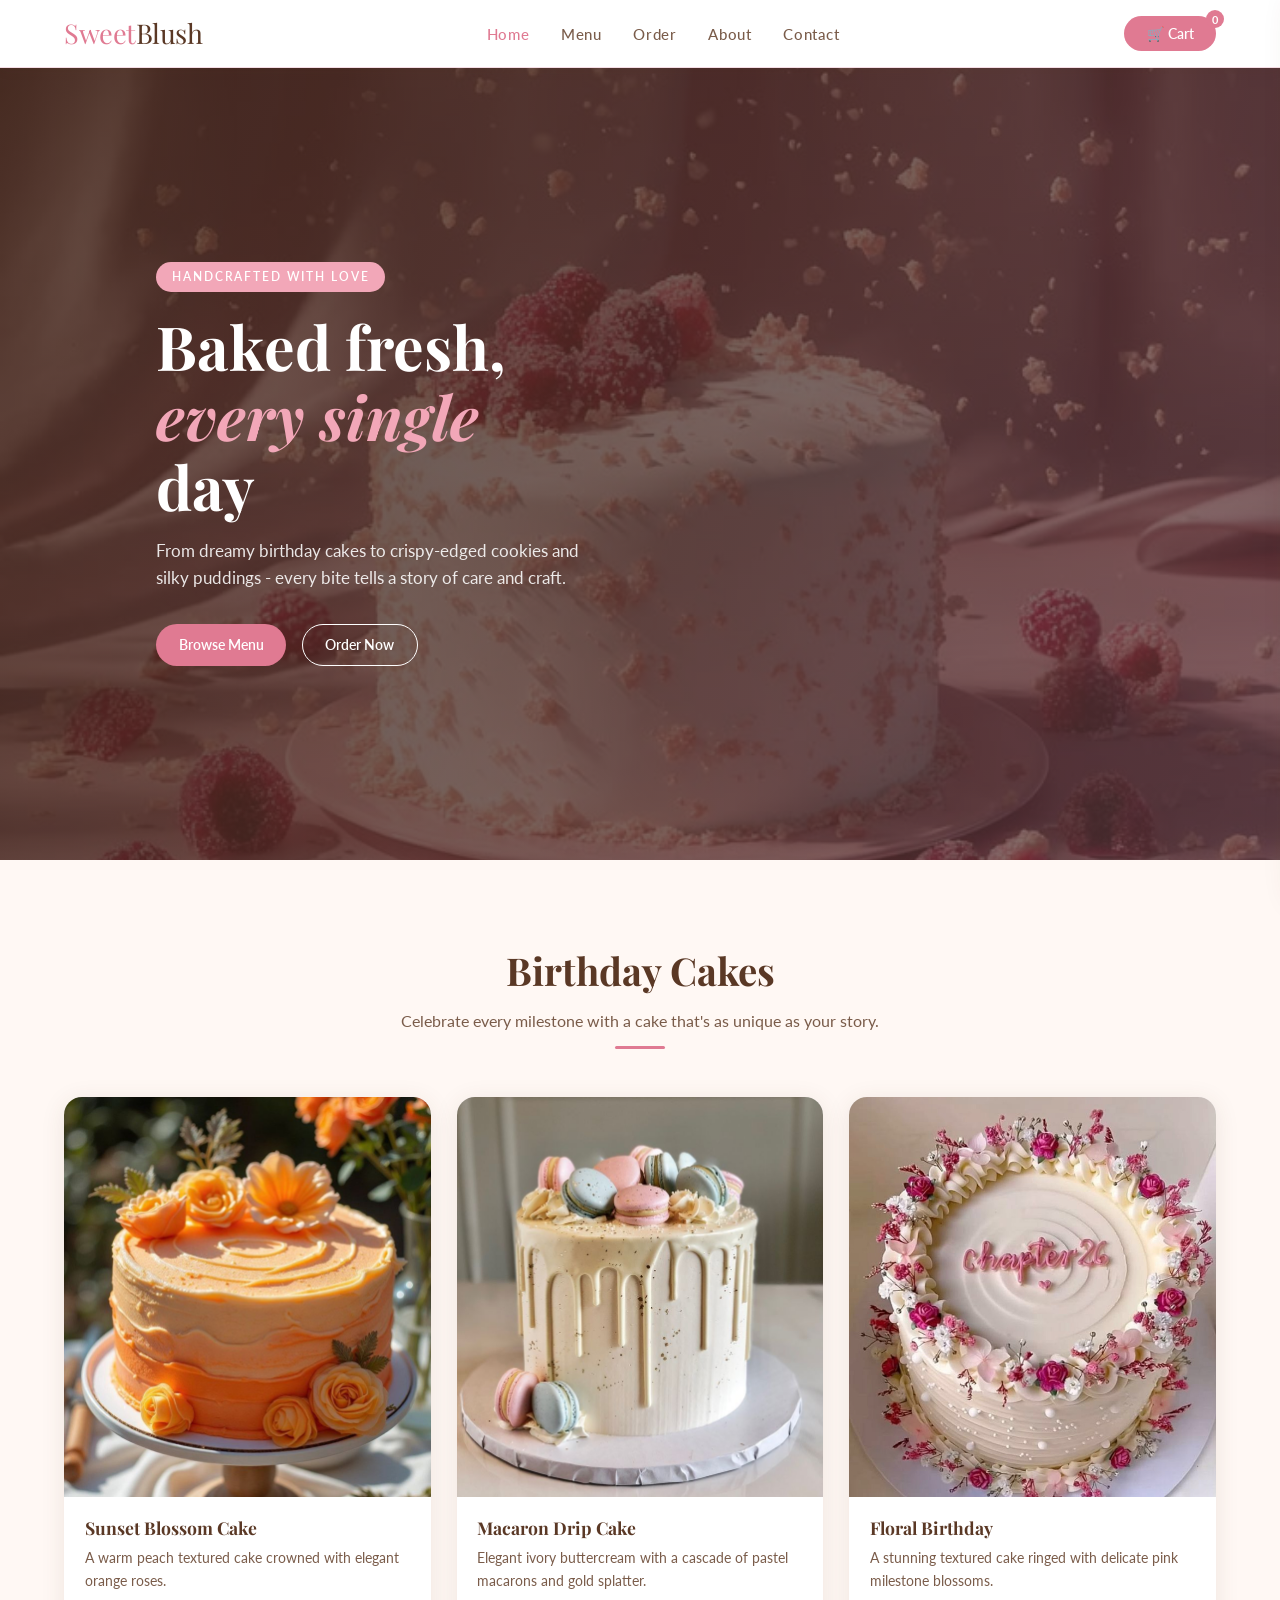
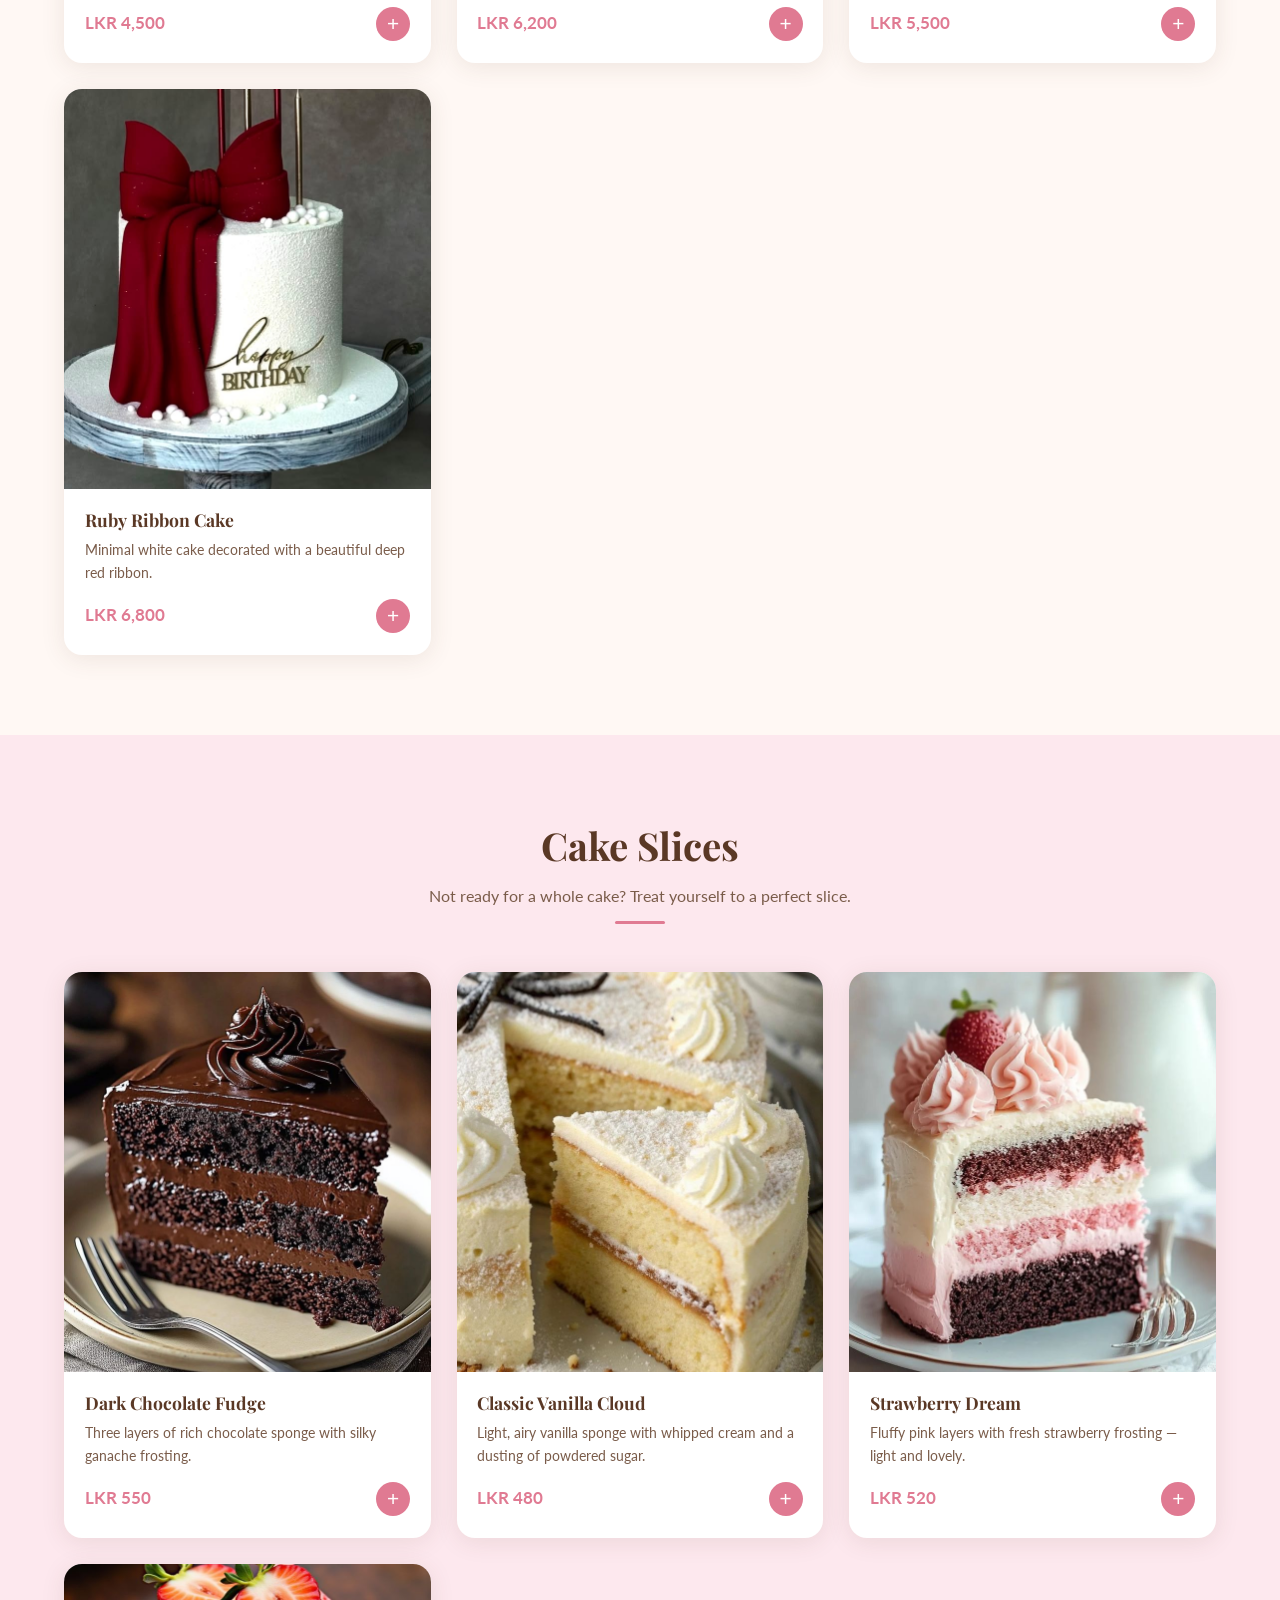
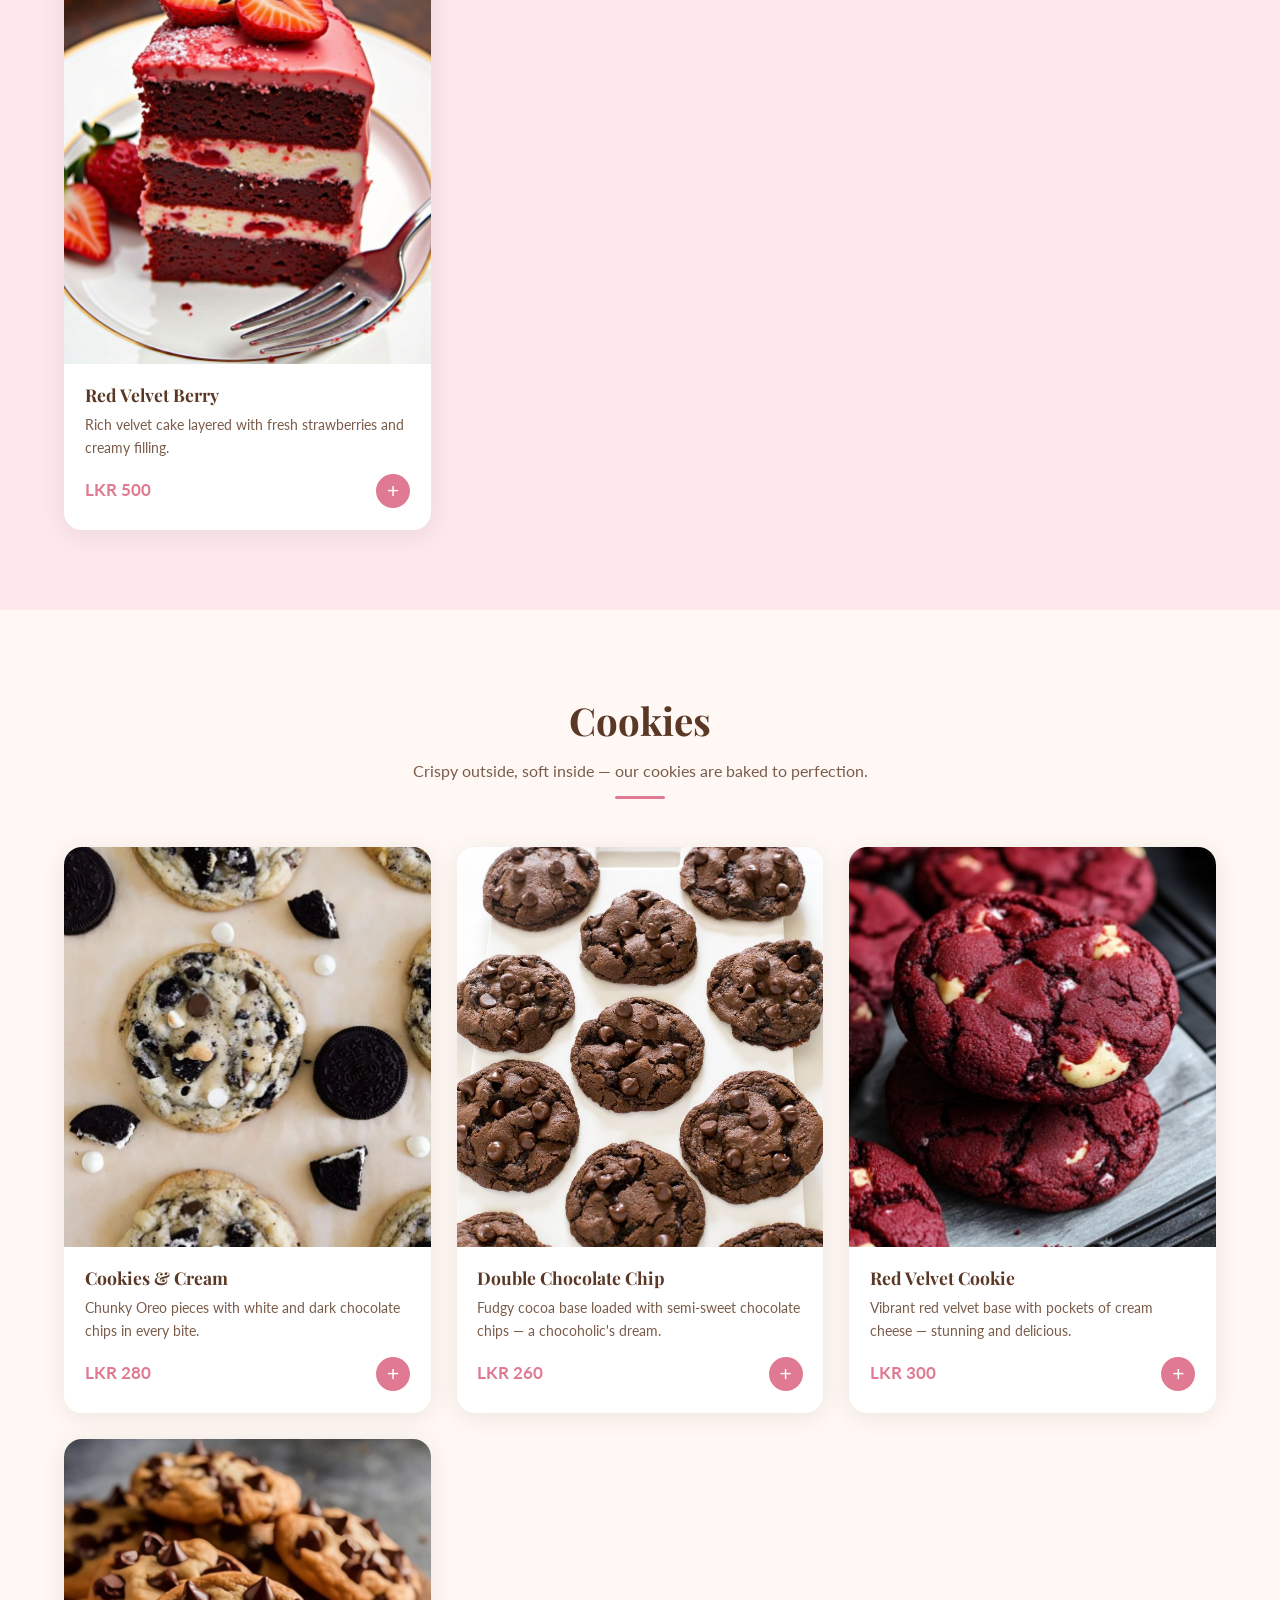
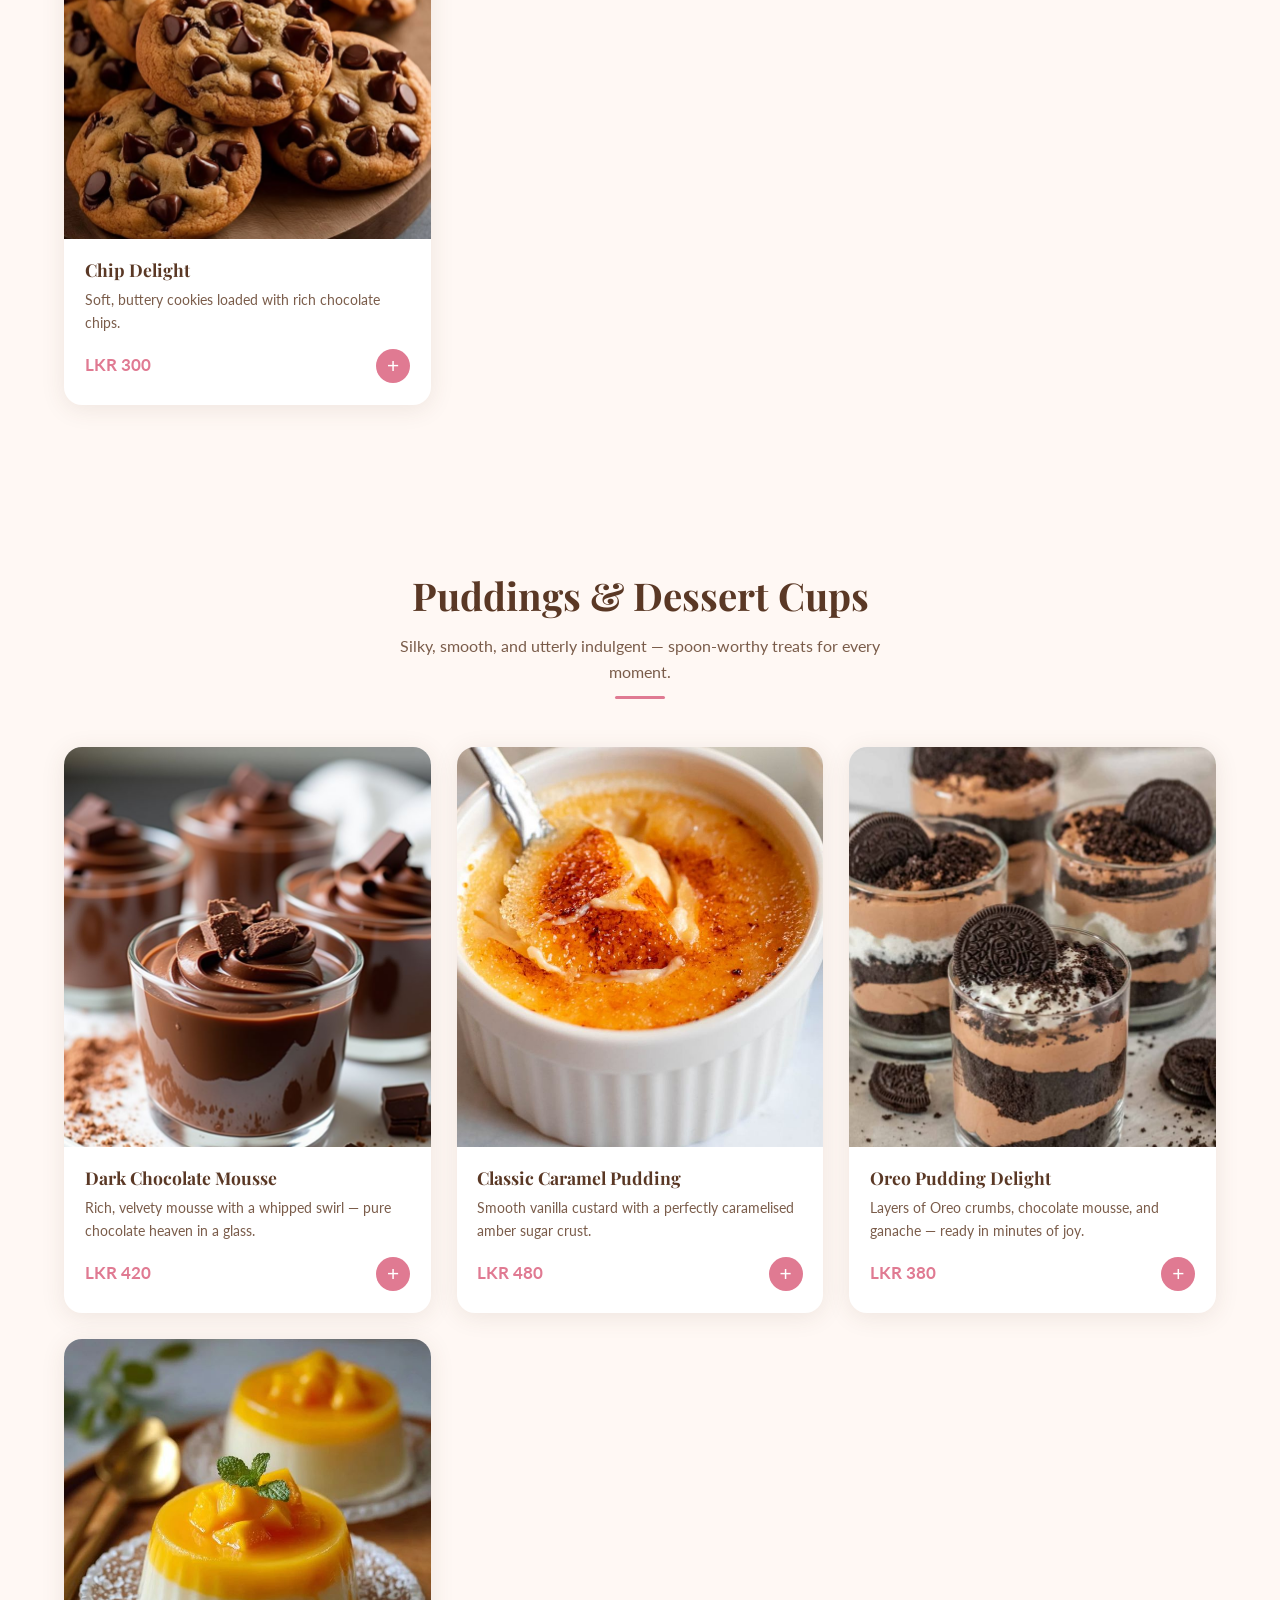
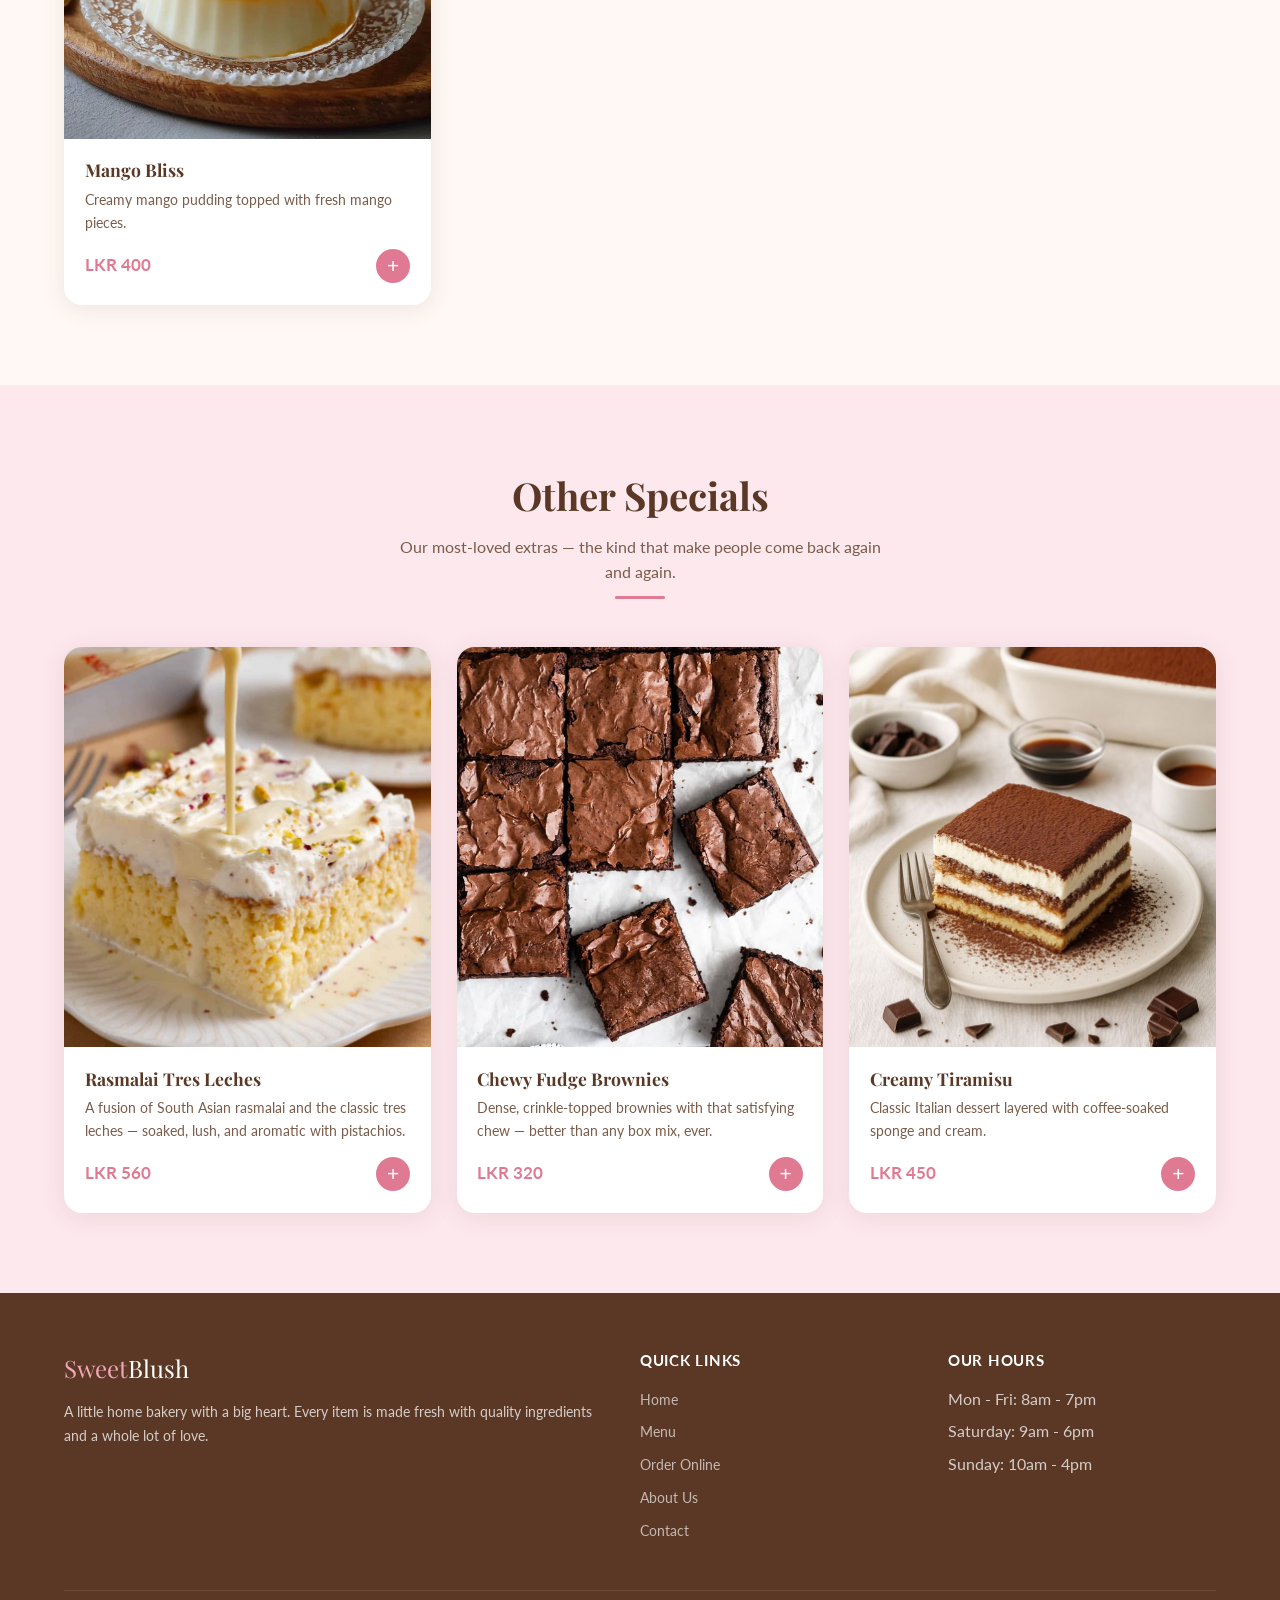
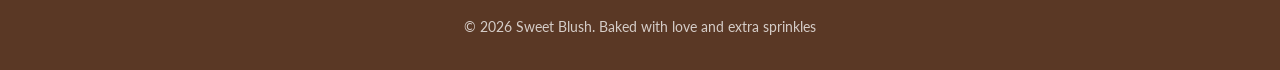
<file: index.html>
<!DOCTYPE html>
<html lang="en">
<head>
  <meta charset="UTF-8">
  <meta name="viewport" content="width=device-width, initial-scale=1.0">
  <title>Sweet Blush- Handcrafted Sweets</title>
  <link rel="preconnect" href="https://fonts.googleapis.com">
  <link href="https://fonts.googleapis.com/css2?family=Playfair+Display:ital,wght@0,400;0,700;1,400&family=Lato:wght@300;400;600;700&display=swap" rel="stylesheet">
  <link rel="stylesheet" href="css/style.css">
</head>
<body>

<!-- NAVBAR -->
<nav>
  <a href="index.html" class="nav-brand">Sweet<span>Blush</span></a>
  <ul class="nav-links" id="navLinks">
    <li><a href="index.html" class="active">Home</a></li>
    <li><a href="pages/products.html">Menu</a></li>
    <li><a href="pages/order.html">Order</a></li>
    <li><a href="pages/about.html">About</a></li>
    <li><a href="pages/contact.html">Contact</a></li>
  </ul>
  <div class="nav-actions">
    <button class="btn btn-pink cart-btn" id="openCart">
      🛒 Cart <span class="cart-count" id="cartCount">0</span>
    </button>
  </div>
  <button class="hamburger" id="hamburger" aria-label="Menu">
    <span></span><span></span><span></span>
  </button>
</nav>

<!-- HERO -->
<section class="hero">
  <div class="hero-bg"></div>
  <div class="hero-overlay"></div>
  <div class="hero-content">
    <span class="hero-tag">Handcrafted with love</span>
    <h1>Baked fresh, <em>every single</em> day</h1>
    <p>From dreamy birthday cakes to crispy-edged cookies and silky puddings - every bite tells a story of care and craft.</p>
    <div class="hero-btns">
      <a href="pages/products.html" class="btn btn-pink">Browse Menu</a>
      <a href="pages/order.html" class="btn btn-outline" style="color:white; border-color:white;">Order Now</a>
    </div>
  </div>
</section>

<!-- BIRTHDAY CAKES -->
<section id="birthday-cakes">
  <div class="section-header">
    <h2>Birthday Cakes</h2>
    <p>Celebrate every milestone with a cake that's as unique as your story.</p>
    <div class="pink-line"></div>
  </div>
  <div class="cards-grid">
    <div class="card">
      <img class="card-img" src="images/cake4.jpg" alt="Fancy Birthday Cake">
      <div class="card-body">
        <h3>Sunset Blossom Cake</h3>
        <p>A warm peach textured cake crowned with elegant orange roses.</p>
        <div class="card-footer">
          <span class="price">LKR 4,500</span>
          <button class="add-btn" onclick="addToCart('Sunset Blossom Cake', 4500, 'images/cake4.jpg')">+</button>
        </div>
      </div>
    </div>
    <div class="card">
      <img class="card-img" src="images/cake2.jpg" alt="Vanilla Layer Cake">
      <div class="card-body">
        <h3>Macaron Drip Cake</h3>
        <p>Elegant ivory buttercream with a cascade of pastel macarons and gold splatter.</p>
        <div class="card-footer">
          <span class="price">LKR 6,200</span>
          <button class="add-btn" onclick="addToCart('Macaron Drip Cake', 6200, 'images/cake2.jpg')">+</button>
        </div>
      </div>
    </div>
    <div class="card">
      <img class="card-img" src="images/cake3.jpg" alt="Macaron Drip Cake">
      <div class="card-body">
        <h3>Floral Birthday</h3>
        <p>A stunning textured cake ringed with delicate pink milestone blossoms.</p>
        <div class="card-footer">
          <span class="price">LKR 5,500</span>
          <button class="add-btn" onclick="addToCart('Floral Birthday', 5500, 'images/cake3.jpg')">+</button>
        </div>
      </div>
    </div>
    <div class="card">
      <img class="card-img" src="images/cake5.jpeg" alt="Ruby Ribbon Cake">
      <div class="card-body">
        <h3>Ruby Ribbon Cake</h3>
        <p>Minimal white cake decorated with a beautiful deep red ribbon.</p>
        <div class="card-footer">
          <span class="price">LKR 6,800</span>
          <button class="add-btn" onclick="addToCart('Ruby Ribbon Cake', 6800, 'images/cake5.jpeg')">+</button>
        </div>
      </div>
    </div>
  </div>
</section>

<!-- CAKE PIECES -->
<section class="bg-pink-light" id="cake-pieces">
  <div class="section-header">
    <h2>Cake Slices</h2>
    <p>Not ready for a whole cake? Treat yourself to a perfect slice.</p>
    <div class="pink-line"></div>
  </div>
  <div class="cards-grid">
    <div class="card">
      <img class="card-img" src="images/choc_cake.jpg" alt="Chocolate Fudge Cake">
      <div class="card-body">
        <h3>Dark Chocolate Fudge</h3>
        <p>Three layers of rich chocolate sponge with silky ganache frosting.</p>
        <div class="card-footer">
          <span class="price">LKR 550</span>
          <button class="add-btn" onclick="addToCart('Dark Chocolate Fudge Slice', 550, 'images/choc_cake.jpg')">+</button>
        </div>
      </div>
    </div>
    <div class="card">
      <img class="card-img" src="images/cake_piece1.jpg" alt="Vanila Cake">
      <div class="card-body">
        <h3>Classic Vanilla Cloud</h3>
        <p>Light, airy vanilla sponge with whipped cream and a dusting of powdered sugar.</p>
        <div class="card-footer">
          <span class="price">LKR 480</span>
          <button class="add-btn" onclick="addToCart('Classic Vanilla Cloud', 480, 'images/cake_piece1.jpg')">+</button>
        </div>
      </div>
    </div>
    <div class="card">
      <img class="card-img" src="images/cake_piece2.jpg" alt="Strawberry Cake">
      <div class="card-body">
        <h3>Strawberry Dream</h3>
        <p>Fluffy pink layers with fresh strawberry frosting — light and lovely.</p>
        <div class="card-footer">
          <span class="price">LKR 520</span>
          <button class="add-btn" onclick="addToCart('Strawberry Dream Slice', 520, 'images/cake_piece2.jpg')">+</button>
        </div>
      </div>
    </div>
    <div class="card">
      <img class="card-img" src="images/cake_piece3.jpeg" alt="Red Velvet Cake">
      <div class="card-body">
        <h3>Red Velvet Berry</h3>
        <p>Rich velvet cake layered with fresh strawberries and creamy filling.</p>
        <div class="card-footer">
          <span class="price">LKR 500</span>
          <button class="add-btn" onclick="addToCart('Red Velvet Berry', 500, 'images/cake_piece3.jpeg')">+</button>
        </div>
      </div>
    </div>
  </div>
</section>

<!-- COOKIES -->
<section id="cookies">
  <div class="section-header">
    <h2>Cookies</h2>
    <p>Crispy outside, soft inside — our cookies are baked to perfection.</p>
    <div class="pink-line"></div>
  </div>
  <div class="cards-grid">
    <div class="card">
      <img class="card-img" src="images/cookie1.jpg" alt="Cookies and Cream">
      <div class="card-body">
        <h3>Cookies & Cream</h3>
        <p>Chunky Oreo pieces with white and dark chocolate chips in every bite.</p>
        <div class="card-footer">
          <span class="price">LKR 280</span>
          <button class="add-btn" onclick="addToCart('Cookies & Cream Cookie', 280, 'images/cookie1.jpg')">+</button>
        </div>
      </div>
    </div>
    <div class="card">
      <img class="card-img" src="images/cookie2.jpg" alt="Double Chocolate">
      <div class="card-body">
        <h3>Double Chocolate Chip</h3>
        <p>Fudgy cocoa base loaded with semi-sweet chocolate chips — a chocoholic's dream.</p>
        <div class="card-footer">
          <span class="price">LKR 260</span>
          <button class="add-btn" onclick="addToCart('Double Chocolate Chip Cookie', 260, 'images/cookie2.jpg')">+</button>
        </div>
      </div>
    </div>
    <div class="card">
      <img class="card-img" src="images/cookie3.jpg" alt="Red Velvet Cookie">
      <div class="card-body">
        <h3>Red Velvet Cookie</h3>
        <p>Vibrant red velvet base with pockets of cream cheese — stunning and delicious.</p>
        <div class="card-footer">
          <span class="price">LKR 300</span>
          <button class="add-btn" onclick="addToCart('Red Velvet Cookie', 300, 'images/cookie3.jpg')">+</button>
        </div>
      </div>
    </div>
    <div class="card">
      <img class="card-img" src="images/cookie4.jpeg" alt="Chocolate chip Cookie">
      <div class="card-body">
        <h3>Chip Delight</h3>
        <p>Soft, buttery cookies loaded with rich chocolate chips.</p>
        <div class="card-footer">
          <span class="price">LKR 300</span>
          <button class="add-btn" onclick="addToCart('Chip Delight', 240, 'images/cookie4.jpeg')">+</button>
        </div>
      </div>
    </div>
  </div>
</section>

<!-- PUDDINGS -->
<section id="puddings">
  <div class="section-header">
    <h2>Puddings & Dessert Cups</h2>
    <p>Silky, smooth, and utterly indulgent — spoon-worthy treats for every moment.</p>
    <div class="pink-line"></div>
  </div>
  <div class="cards-grid">
    <div class="card">
      <img class="card-img" src="images/pudding1.jpg" alt="Chocolate Mousse">
      <div class="card-body">
        <h3>Dark Chocolate Mousse</h3>
        <p>Rich, velvety mousse with a whipped swirl — pure chocolate heaven in a glass.</p>
        <div class="card-footer">
          <span class="price">LKR 420</span>
          <button class="add-btn" onclick="addToCart('Dark Chocolate Mousse', 420, 'images/pudding1.jpg')">+</button>
        </div>
      </div>
    </div>
    <div class="card">
      <img class="card-img" src="images/pudding2.jpg" alt="Caramel Pudding">
      <div class="card-body">
        <h3>Classic Caramel Pudding</h3>
        <p>Smooth vanilla custard with a perfectly caramelised amber sugar crust.</p>
        <div class="card-footer">
          <span class="price">LKR 480</span>
          <button class="add-btn" onclick="addToCart('Classic Caramel Pudding', 480, 'images/pudding2.jpg')">+</button>
        </div>
      </div>
    </div>
    <div class="card">
      <img class="card-img" src="images/pudding3.jpg" alt="Oreo Pudding">
      <div class="card-body">
        <h3>Oreo Pudding Delight</h3>
        <p>Layers of Oreo crumbs, chocolate mousse, and ganache — ready in minutes of joy.</p>
        <div class="card-footer">
          <span class="price">LKR 380</span>
          <button class="add-btn" onclick="addToCart('Oreo Pudding Delight', 380, 'images/pudding3.jpg')">+</button>
        </div>
      </div>
    </div>
     <div class="card">
      <img class="card-img" src="images/pudding4.jpeg" alt="Banana Pudding">
      <div class="card-body">
        <h3>Mango Bliss</h3>
        <p>Creamy mango pudding topped with fresh mango pieces.</p>
        <div class="card-footer">
          <span class="price">LKR 400</span>
          <button class="add-btn" onclick="addToCart('Mango Bliss', 400, 'images/pudding4.jpeg')">+</button>
        </div>
      </div>
    </div>
  </div>
</section>

<!-- OTHER SPECIALS -->
<section class="bg-pink-light" id="specials">
  <div class="section-header">
    <h2>Other Specials</h2>
    <p>Our most-loved extras — the kind that make people come back again and again.</p>
    <div class="pink-line"></div>
  </div>
  <div class="cards-grid" style="grid-template-columns: repeat(auto-fill, minmax(320px,1fr));">
    <div class="card">
      <img class="card-img" src="images/tres_leches.jpg" alt="Tres Leches">
      <div class="card-body">
        <h3>Rasmalai Tres Leches</h3>
        <p>A fusion of South Asian rasmalai and the classic tres leches — soaked, lush, and aromatic with pistachios.</p>
        <div class="card-footer">
          <span class="price">LKR 560</span>
          <button class="add-btn" onclick="addToCart('Rasmalai Tres Leches', 560, 'images/tres_leches.jpg')">+</button>
        </div>
      </div>
    </div>
    <div class="card">
      <img class="card-img" src="images/brownies.jpg" alt="Fudge Brownies">
      <div class="card-body">
        <h3>Chewy Fudge Brownies</h3>
        <p>Dense, crinkle-topped brownies with that satisfying chew — better than any box mix, ever.</p>
        <div class="card-footer">
          <span class="price">LKR 320</span>
          <button class="add-btn" onclick="addToCart('Chewy Fudge Brownie', 320, 'images/brownies.jpg')">+</button>
        </div>
      </div>
    </div>
    <div class="card">
      <img class="card-img" src="images/Tiramisu.jpeg" alt="Tiramisu">
      <div class="card-body">
        <h3>Creamy Tiramisu</h3>
        <p>Classic Italian dessert layered with coffee-soaked sponge and cream.</p>
        <div class="card-footer">
          <span class="price">LKR 450</span>
          <button class="add-btn" onclick="addToCart('Creamy Tiramisu', 450, 'images/Tiramisu.jpeg')">+</button>
        </div>
      </div>
    </div>
  </div>
</section>



<!-- CART SIDEBAR -->
<div class="cart-sidebar" id="cartSidebar">
  <div class="cart-header">
    <h3>🛒 Your Cart</h3>
    <button class="cart-close" id="cartClose">×</button>
  </div>
  <div class="cart-items" id="cartItems"></div>
  <div class="cart-footer">
    <div class="cart-total">
      <span>Total</span>
      <span id="cartTotal">LKR 0.00</span>
    </div>
    <a href="pages/order.html" class="btn btn-pink" style="width:100%; padding:0.75rem; text-align:center; display:block;">Proceed to Order</a>
  </div>
</div>

<!-- FOOTER -->
<footer>
  <div class="footer-grid">
    <div>
      <div class="footer-brand">Sweet<span>Blush</span></div>
      <p>A little home bakery with a big heart. Every item is made fresh with quality ingredients and a whole lot of love.</p>
    </div>
    <div>
      <h4>Quick Links</h4>
      <ul>
        <li><a href="index.html">Home</a></li>
        <li><a href="pages/products.html">Menu</a></li>
        <li><a href="pages/order.html">Order Online</a></li>
        <li><a href="pages/about.html">About Us</a></li>
        <li><a href="pages/contact.html">Contact</a></li>
      </ul>
    </div>
    <div>
      <h4>Our Hours</h4>
      <ul>
        <li>Mon - Fri: 8am - 7pm</li>
        <li>Saturday: 9am - 6pm</li>
        <li>Sunday: 10am - 4pm</li>
      </ul>
    </div>
  </div>
  <div class="footer-bottom">
    <p>© 2026 Sweet Blush. Baked with love and extra sprinkles</p>
  </div>
</footer>

<div class="toast" id="toast"></div>
<script src="js/main.js"></script>
</body>
</html>
</file>
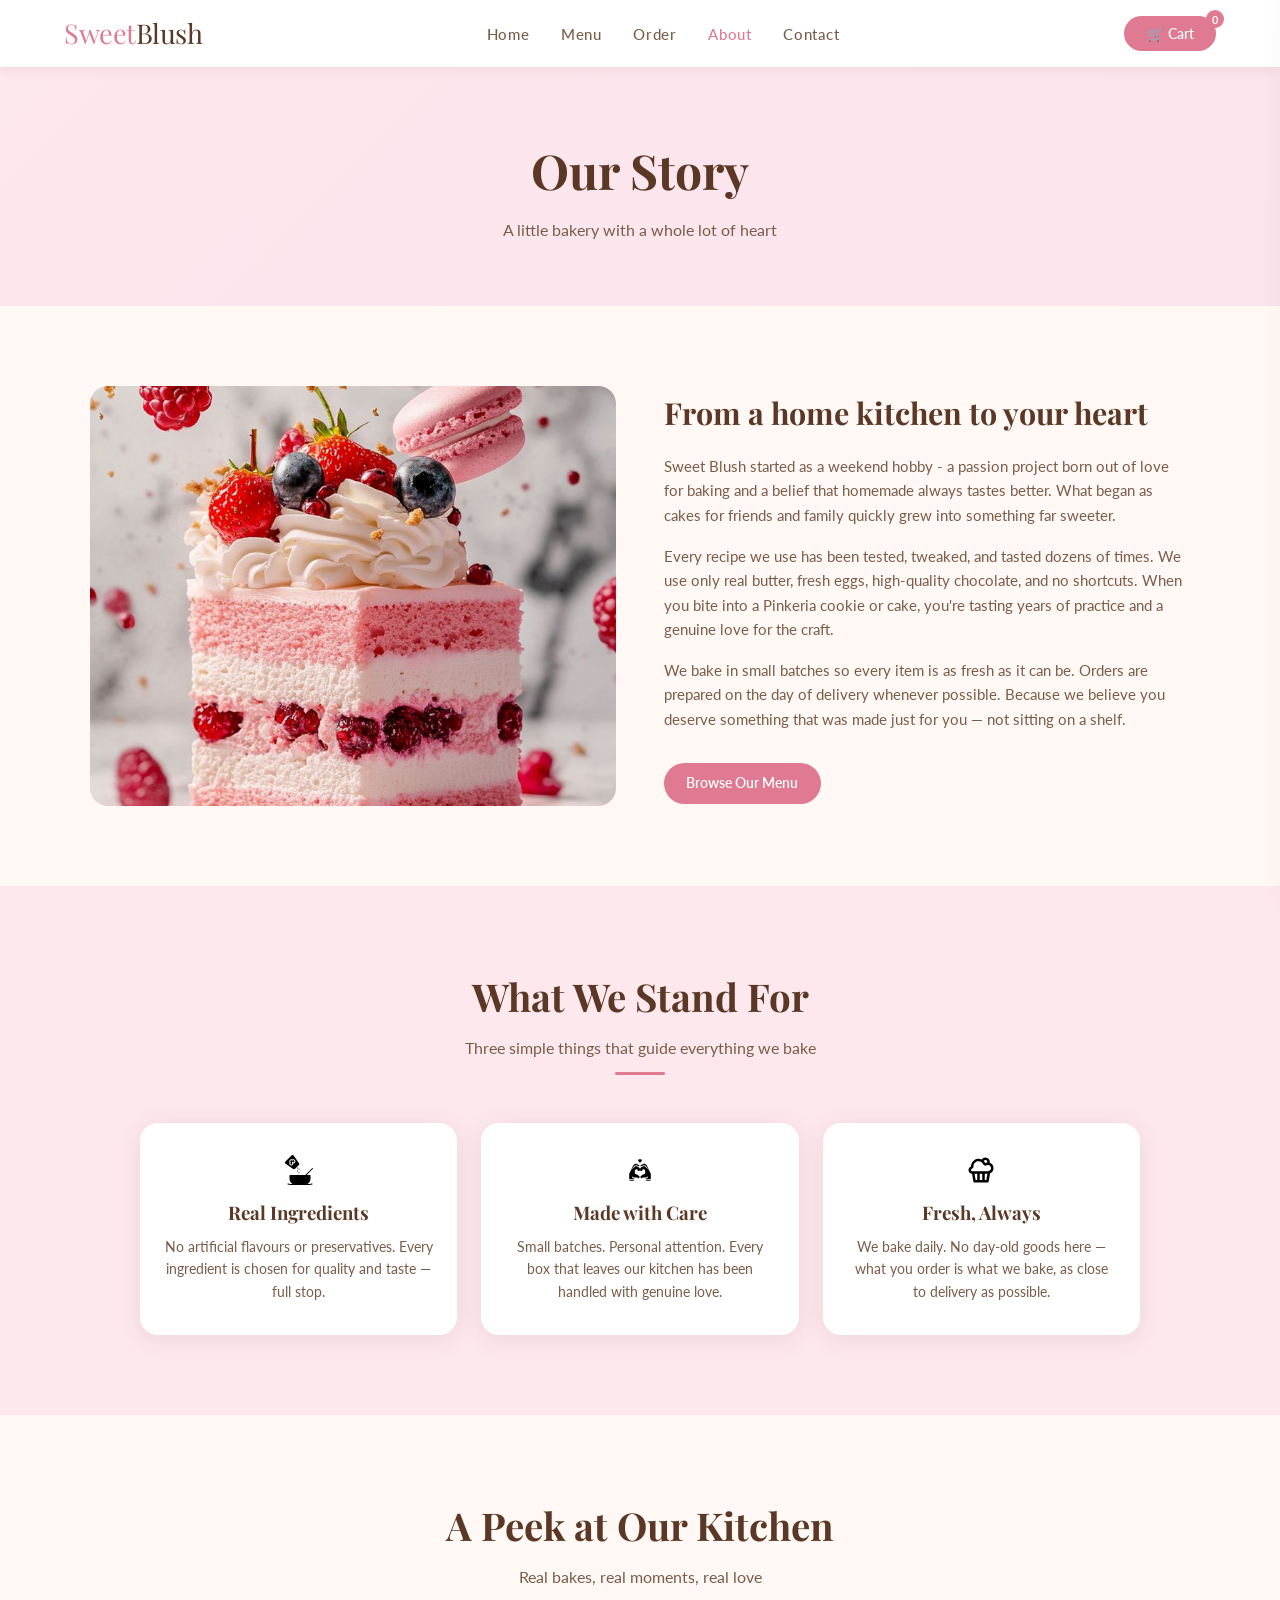
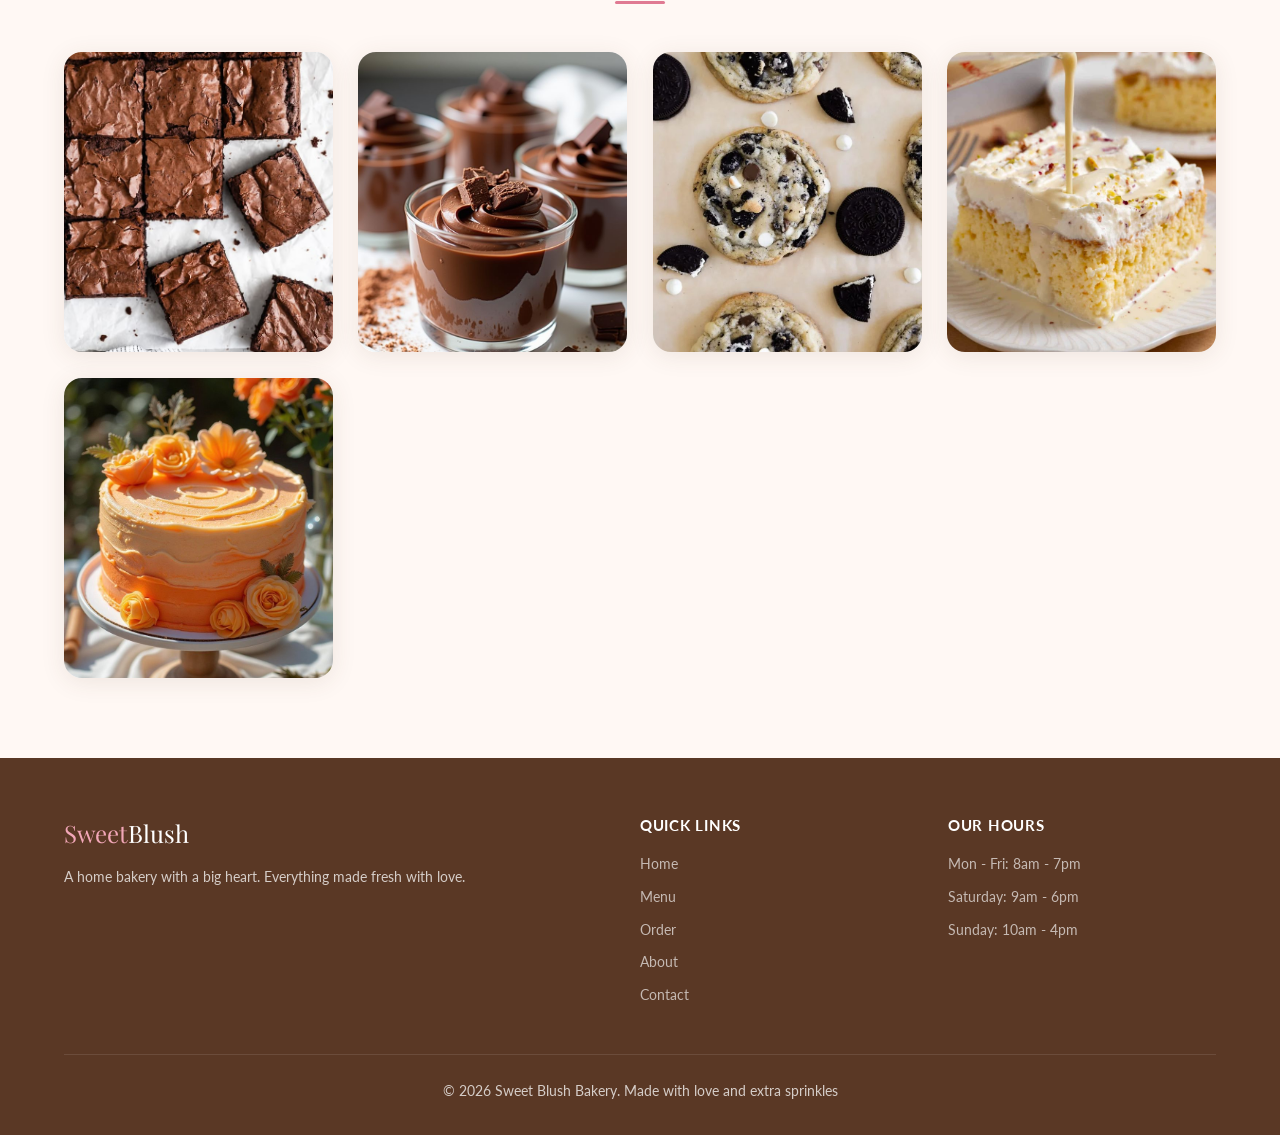
<file: pages/about.html>
<!DOCTYPE html>
<html lang="en">
<head>
  <meta charset="UTF-8">
  <meta name="viewport" content="width=device-width, initial-scale=1.0">
  <title>About - Sweet Blush</title>
  <link rel="preconnect" href="https://fonts.googleapis.com">
  <link href="https://fonts.googleapis.com/css2?family=Playfair+Display:ital,wght@0,400;0,700;1,400&family=Lato:wght@300;400;600;700&display=swap" rel="stylesheet">
  <link rel="stylesheet" href="../css/style.css">
</head>
<body>

<nav>
  <a href="../index.html" class="nav-brand">Sweet<span>Blush</span></a>
  <ul class="nav-links" id="navLinks">
    <li><a href="../index.html">Home</a></li>
    <li><a href="products.html">Menu</a></li>
    <li><a href="order.html">Order</a></li>
    <li><a href="about.html" class="active">About</a></li>
    <li><a href="contact.html">Contact</a></li>
  </ul>
  <div class="nav-actions">
    <button class="btn btn-pink cart-btn" id="openCart">
      🛒 Cart <span class="cart-count" id="cartCount">0</span>
    </button>
  </div>
  <button class="hamburger" id="hamburger"><span></span><span></span><span></span></button>
</nav>

<div class="page-hero">
  <h1>Our Story</h1>
  <p>A little bakery with a whole lot of heart</p>
</div>

<section>
  <div class="about-grid">
    <div class="about-img">
      <img src="../images/about.jpeg" alt="Beautiful cake">
    </div>
    <div class="about-text">
      <h2>From a home kitchen to your heart</h2>
      <p>Sweet Blush started as a weekend hobby - a passion project born out of love for baking and a belief that homemade always tastes better. What began as cakes for friends and family quickly grew into something far sweeter.</p>
      <p>Every recipe we use has been tested, tweaked, and tasted dozens of times. We use only real butter, fresh eggs, high-quality chocolate, and no shortcuts. When you bite into a Pinkeria cookie or cake, you're tasting years of practice and a genuine love for the craft.</p>
      <p>We bake in small batches so every item is as fresh as it can be. Orders are prepared on the day of delivery whenever possible. Because we believe you deserve something that was made just for you — not sitting on a shelf.</p>
      <a href="products.html" class="btn btn-pink" style="margin-top:1rem;">Browse Our Menu</a>
    </div>
  </div>
</section>

<section class="bg-pink-light">
  <div class="section-header">
    <h2>What We Stand For</h2>
    <p>Three simple things that guide everything we bake</p>
    <div class="pink-line"></div>
  </div>
  <div class="values-grid">
    <div class="value-card">
      <div class="value-icon"><center><img src="../images/ingredients.svg" alt ="ingredients" height="30px" width="30px"></center></div>
      <h3>Real Ingredients</h3>
      <p>No artificial flavours or preservatives. Every ingredient is chosen for quality and taste — full stop.</p>
    </div>
    <div class="value-card">
      <div class="value-icon"><center><img src="../images/love-icon.svg" alt="love" height="30px" width="30px"></center></div>
      <h3>Made with Care</h3>
      <p>Small batches. Personal attention. Every box that leaves our kitchen has been handled with genuine love.</p>
    </div>
    <div class="value-card">
      <div class="value-icon"><center><img src="../images/cake-icon.svg" alt="cake" height="30px" width="30px"></center></div>
      <h3>Fresh, Always</h3>
      <p>We bake daily. No day-old goods here — what you order is what we bake, as close to delivery as possible.</p>
    </div>
  </div>
</section>

<section>
  <div class="section-header">
    <h2>A Peek at Our Kitchen</h2>
    <p>Real bakes, real moments, real love</p>
    <div class="pink-line"></div>
  </div>
  <div class="cards-grid" style="grid-template-columns: repeat(auto-fill, minmax(240px, 1fr));">
    <div class="card"><img class="card-img" src="../images/brownies.jpg" alt="Brownies" style="height:300px;"></div>
    <div class="card"><img class="card-img" src="../images/pudding1.jpg" alt="Mousse" style="height:300px;"></div>
    <div class="card"><img class="card-img" src="../images/cookie1.jpg" alt="Cookies" style="height:300px;"></div>
    <div class="card"><img class="card-img" src="../images/tres_leches.jpg" alt="Tres Leches" style="height:300px;"></div>
     <div class="card"><img class="card-img" src="../images/cake4.jpg" alt="Cake" style="height:300px;"></div>
  </div>
</section>



<div class="cart-sidebar" id="cartSidebar">
  <div class="cart-header"><h3>🛒 Your Cart</h3><button class="cart-close" id="cartClose">×</button></div>
  <div class="cart-items" id="cartItems"></div>
  <div class="cart-footer">
    <div class="cart-total"><span>Total</span><span id="cartTotal">LKR 0.00</span></div>
    <a href="order.html" class="btn btn-pink" style="width:100%; padding:0.75rem; text-align:center; display:block;">Proceed to Order</a>
  </div>
</div>

<footer>
  <div class="footer-grid">
    <div><div class="footer-brand">Sweet<span>Blush</span></div><p>A home bakery with a big heart. Everything made fresh with love.</p></div>
    <div><h4>Quick Links</h4><ul><li><a href="../index.html">Home</a></li><li><a href="products.html">Menu</a></li><li><a href="order.html">Order</a></li><li><a href="about.html">About</a></li><li><a href="contact.html">Contact</a></li></ul></div>
    <div><h4>Our Hours</h4><ul><li><a href="#">Mon - Fri: 8am - 7pm</a></li><li><a href="#">Saturday: 9am - 6pm</a></li><li><a href="#">Sunday: 10am - 4pm</a></li></ul></div>
  </div>
  <div class="footer-bottom"><p>© 2026 Sweet Blush Bakery. Made with love and extra sprinkles</p></div>
</footer>

<div class="toast" id="toast"></div>
<script src="../js/main.js"></script>
</body>
</html>
</file>
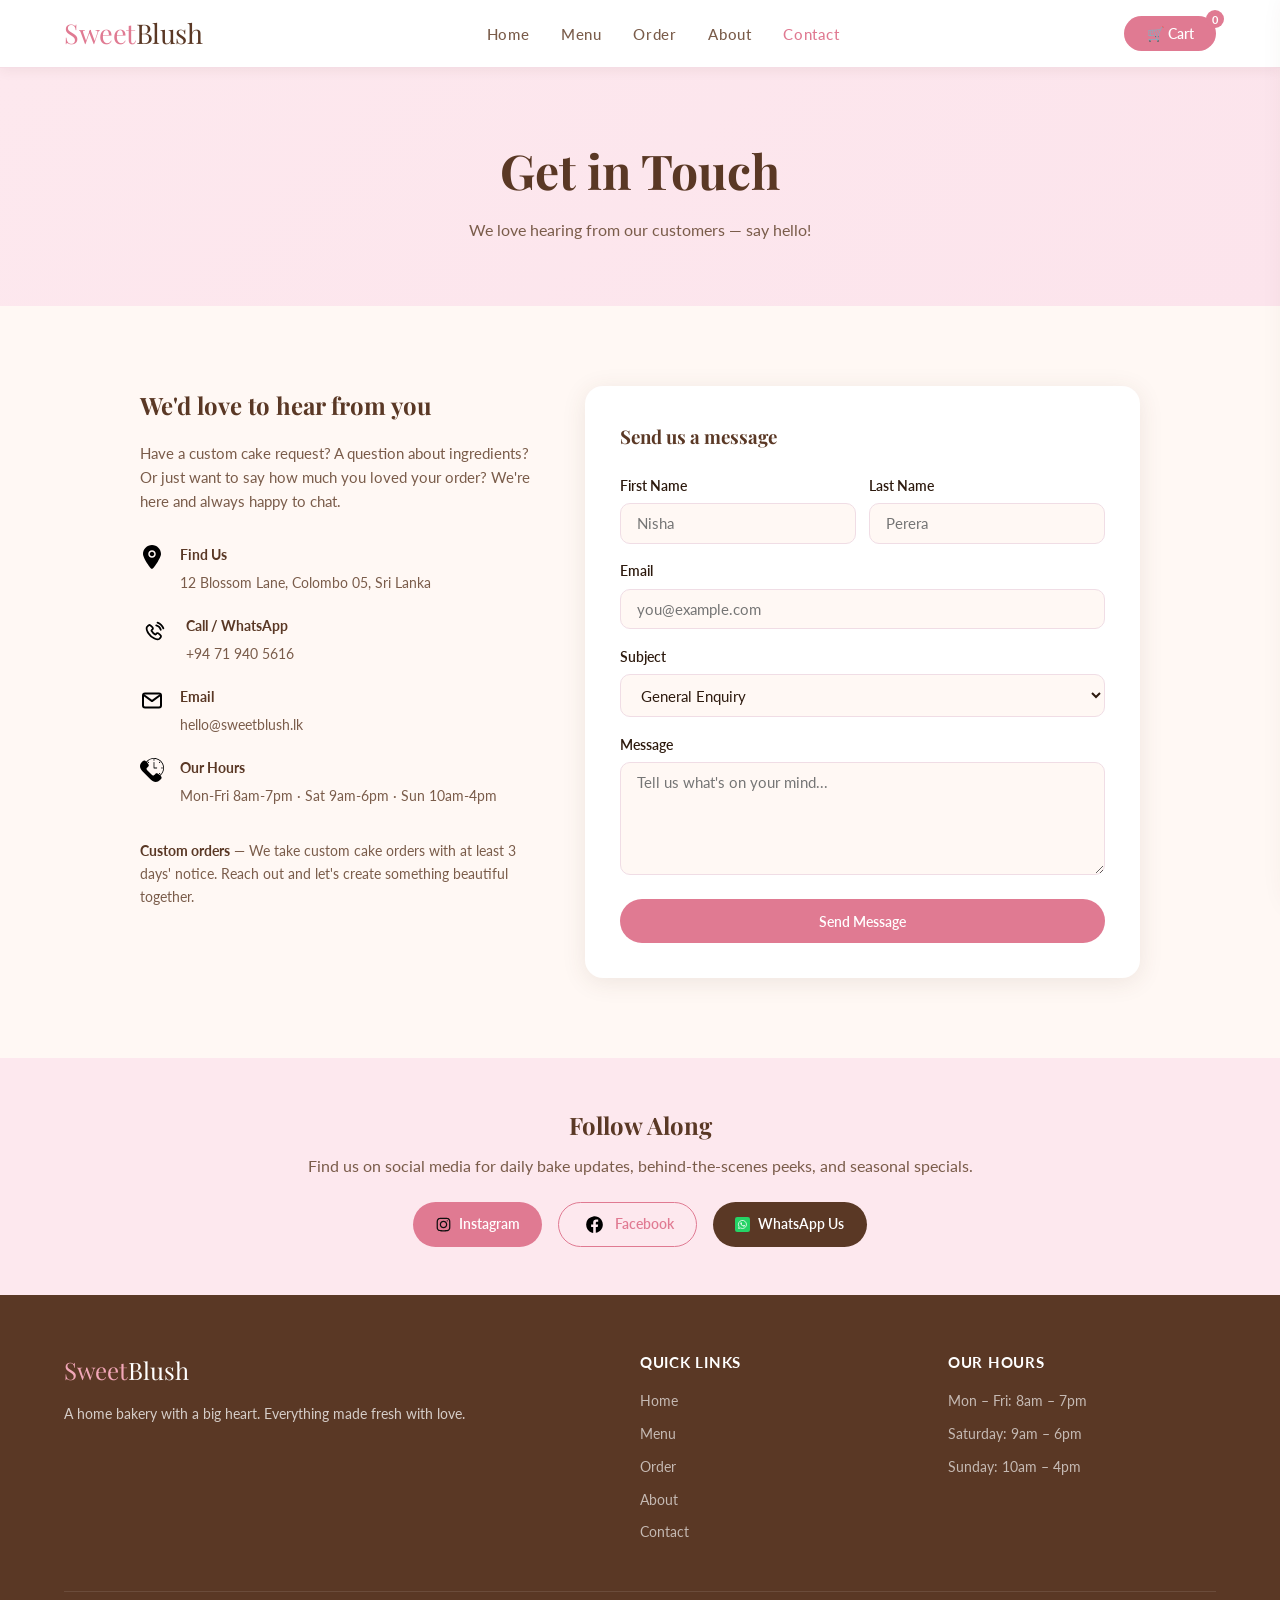
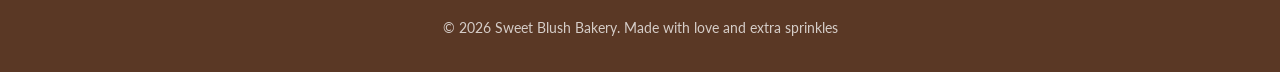
<file: pages/contact.html>
<!DOCTYPE html>
<html lang="en">
<head>
  <meta charset="UTF-8">
  <meta name="viewport" content="width=device-width, initial-scale=1.0">
  <title>Contact - Sweet Blush</title>
  <link rel="preconnect" href="https://fonts.googleapis.com">
  <link href="https://fonts.googleapis.com/css2?family=Playfair+Display:ital,wght@0,400;0,700;1,400&family=Lato:wght@300;400;600;700&display=swap" rel="stylesheet">
  <link rel="stylesheet" href="../css/style.css">
</head>
<body>

<nav>
  <a href="../index.html" class="nav-brand">Sweet<span>Blush</span></a>
  <ul class="nav-links" id="navLinks">
    <li><a href="../index.html">Home</a></li>
    <li><a href="products.html">Menu</a></li>
    <li><a href="order.html">Order</a></li>
    <li><a href="about.html">About</a></li>
    <li><a href="contact.html" class="active">Contact</a></li>
  </ul>
  <div class="nav-actions">
    <button class="btn btn-pink cart-btn" id="openCart">
      🛒 Cart <span class="cart-count" id="cartCount">0</span>
    </button>
  </div>
  <button class="hamburger" id="hamburger"><span></span><span></span><span></span></button>
</nav>

<div class="page-hero">
  <h1>Get in Touch</h1>
  <p>We love hearing from our customers — say hello!</p>
</div>

<section>
  <div class="contact-grid">
    <div class="contact-info">
      <h2>We'd love to hear from you</h2>
      <p>Have a custom cake request? A question about ingredients? Or just want to say how much you loved your order? We're here and always happy to chat.</p>
      <div class="contact-detail">
        <span class="contact-icon"><img src="../images/location-svgrepo-com.svg" alt="Location icon" width="24" height="24"></span>
        <div><strong>Find Us</strong><span>12 Blossom Lane, Colombo 05, Sri Lanka</span></div>
      </div>
      <div class="contact-detail">
        <span class="contact-icon"><img src="../images/call-ringing-svgrepo-com.svg"alt="Call icon" width="30" height="30"></span>
        <div><strong>Call / WhatsApp</strong><span>+94 71 940 5616</span></div>
      </div>
      <div class="contact-detail">
        <span class="contact-icon"><img src="../images/mail-svgrepo-com.svg"alt="Email icon" width="24" height="24"> </span>
        <div><strong>Email</strong><span>hello@sweetblush.lk</span></div>
      </div>
      <div class="contact-detail">
        <span class="contact-icon"><img src="../images/24-hours-svgrepo-com.svg"alt="Hours icon" width="24" height="24"></span>
        <div><strong>Our Hours</strong><span>Mon-Fri 8am-7pm · Sat 9am-6pm · Sun 10am-4pm</span></div>
      </div>
      <div style="margin-top:2rem;">
        <p style="font-size:0.9rem; color:var(--text-light); margin-bottom:0.8rem;"><strong style="color:var(--brown);">Custom orders</strong> — We take custom cake orders with at least 3 days' notice. Reach out and let's create something beautiful together.</p>
      </div>
    </div>
    <div class="contact-form">
      <h3>Send us a message</h3>
      <form id="contactForm">
        <div class="form-row">
          <div class="form-group"><label>First Name</label><input type="text" placeholder="Nisha" required></div>
          <div class="form-group"><label>Last Name</label><input type="text" placeholder="Perera" required></div>
        </div>
        <div class="form-group"><label>Email</label><input type="email" placeholder="you@example.com" required></div>
        <div class="form-group"><label>Subject</label>
          <select>
            <option>General Enquiry</option>
            <option>Custom Order Request</option>
            <option>Delivery Question</option>
            <option>Feedback</option>
            <option>Other</option>
          </select>
        </div>
        <div class="form-group"><label>Message</label><textarea rows="5" placeholder="Tell us what's on your mind..." required></textarea></div>
        <button type="submit" class="btn btn-pink" style="width:100%; padding:0.85rem;">Send Message </button>
      </form>
    </div>
  </div>
</section>

<section class="bg-pink-light" style="padding:3rem 5%; text-align:center;">
  <h2 style="font-family:var(--font-display); color:var(--brown); margin-bottom:0.5rem;">Follow Along</h2>
  <p style="color:var(--text-light); margin-bottom:1.5rem;">Find us on social media for daily bake updates, behind-the-scenes peeks, and seasonal specials.</p>
  <div style="display:flex; gap:1rem; justify-content:center; flex-wrap:wrap;">
    <a href="https://www.instagram.com" class="btn btn-pink"><img src="../images/instagram-svgrepo-com.svg" alt="Instagram" width="15" height="15"> Instagram</a>
    <a href="https://www.facebook.com" class="btn btn-outline"><img src="../images/facebook-svgrepo-com.svg" alt="Facebook" width="25" height="25"> Facebook</a>
    <a href="https://www.whatsapp.com" class="btn btn-brown"><img src="../images/whatsapp-svgrepo-com copy.svg" alt="WhatsApp" width="15" height="15"> WhatsApp Us</a>
  </div>
</section>



<div class="cart-sidebar" id="cartSidebar">
  <div class="cart-header"><h3>🛒 Your Cart</h3><button class="cart-close" id="cartClose">×</button></div>
  <div class="cart-items" id="cartItems"></div>
  <div class="cart-footer">
    <div class="cart-total"><span>Total</span><span id="cartTotal">LKR 0.00</span></div>
    <a href="order.html" class="btn btn-pink" style="width:100%; padding:0.75rem; text-align:center; display:block;">Proceed to Order</a>
  </div>
</div>

<footer>
  <div class="footer-grid">
    <div><div class="footer-brand">Sweet<span>Blush</span></div><p>A home bakery with a big heart. Everything made fresh with love.</p></div>
    <div><h4>Quick Links</h4><ul><li><a href="../index.html">Home</a></li><li><a href="products.html">Menu</a></li><li><a href="order.html">Order</a></li><li><a href="about.html">About</a></li><li><a href="contact.html">Contact</a></li></ul></div>
    <div><h4>Our Hours</h4><ul><li><a href="#">Mon – Fri: 8am – 7pm</a></li><li><a href="#">Saturday: 9am – 6pm</a></li><li><a href="#">Sunday: 10am – 4pm</a></li></ul></div>
  </div>
  <div class="footer-bottom"><p>© 2026 Sweet Blush Bakery. Made with love and extra sprinkles</p></div>
</footer>

<div class="toast" id="toast"></div>
<script src="../js/main.js"></script>
</body>
</html>
</file>
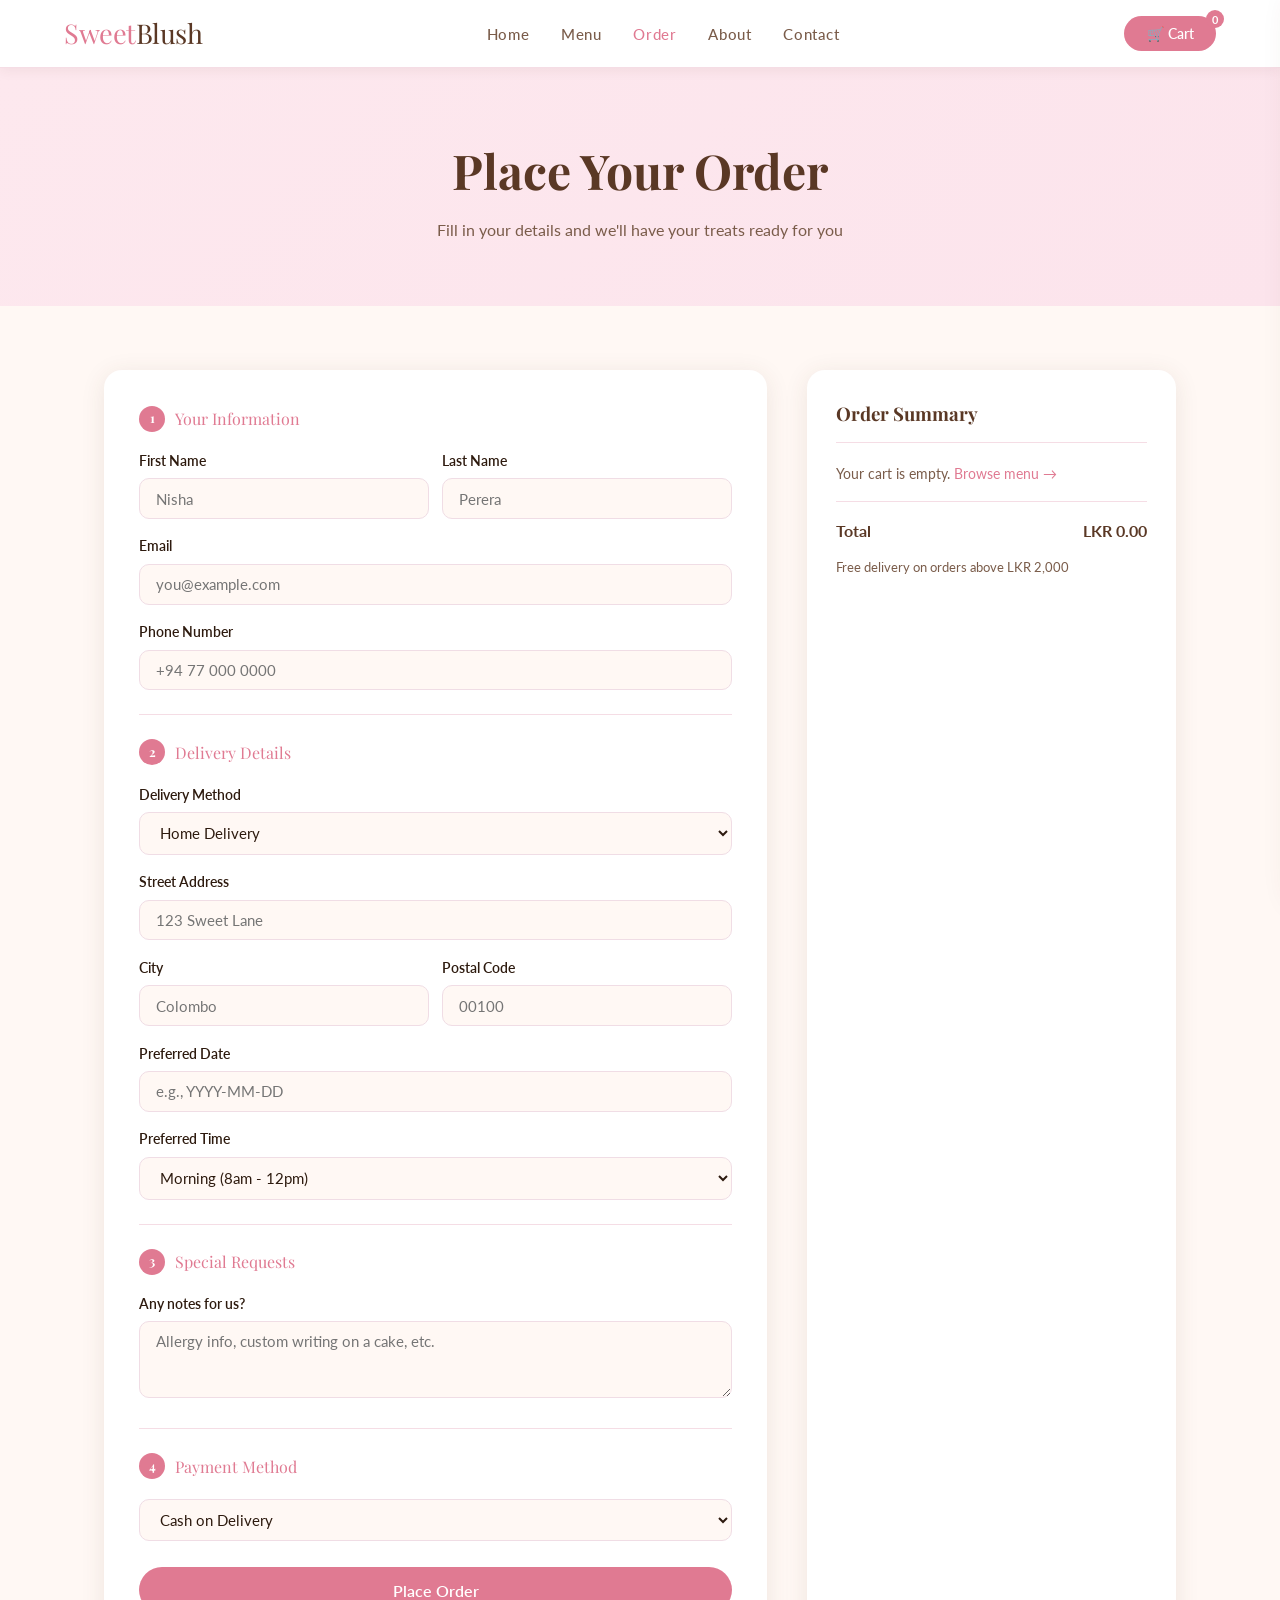
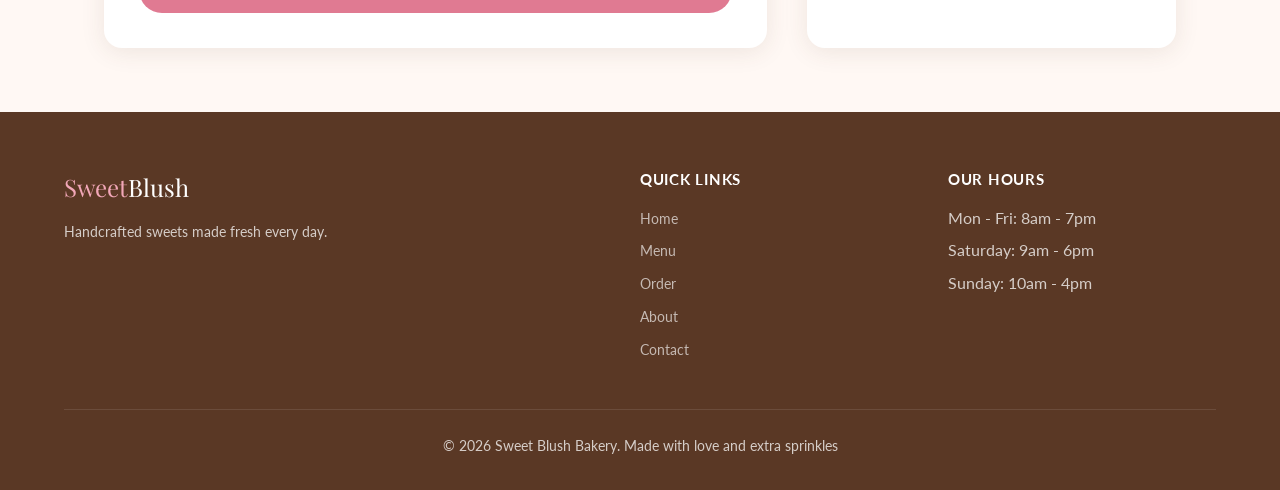
<file: pages/order.html>
<!DOCTYPE html>
<html lang="en">
<head>
  <meta charset="UTF-8">
  <meta name="viewport" content="width=device-width, initial-scale=1.0">
  <title>Order - Sweet Blush</title>
  <link rel="preconnect" href="https://fonts.googleapis.com">
  <link href="https://fonts.googleapis.com/css2?family=Playfair+Display:ital,wght@0,400;0,700;1,400&family=Lato:wght@300;400;600;700&display=swap" rel="stylesheet">
  <link rel="stylesheet" href="../css/style.css">
  <style>
    .order-section { padding: 4rem 5%; max-width: 1200px; margin: 0 auto; }
    .order-layout { display: grid; grid-template-columns: 1.8fr 1fr; gap: 2.5rem; }
    .order-form-box { background: var(--white); border-radius: var(--radius); padding: 2.2rem; box-shadow: var(--shadow); }
    .order-form-box h3 { font-family: var(--font-display); color: var(--brown); margin-bottom: 1.5rem; font-size: 1.4rem; }
    .section-divider { border: none; border-top: 1px solid #f5dde5; margin: 1.5rem 0; }
    .order-summary-box { background: var(--white); border-radius: var(--radius); padding: 1.8rem; box-shadow: var(--shadow); position: sticky; top: 90px; }
    .order-summary-box h3 { font-family: var(--font-display); color: var(--brown); margin-bottom: 1.2rem; padding-bottom: 0.8rem; border-bottom: 1px solid #f5dde5; }
    .summary-item { display: flex; justify-content: space-between; font-size: 0.9rem; margin-bottom: 0.6rem; color: var(--text-light); }
    .summary-total { display: flex; justify-content: space-between; font-weight: 700; font-size: 1rem; color: var(--brown); margin-top: 1rem; padding-top: 1rem; border-top: 1px solid #f5dde5; }
    .login-prompt { background: var(--pink-light); border-radius: 12px; padding: 1.2rem; text-align: center; margin-bottom: 1.5rem; }
    .login-prompt p { font-size: 0.9rem; color: var(--text-light); margin-bottom: 0.7rem; }
    .step-label { display: flex; align-items: center; gap: 0.6rem; font-family: var(--font-display); color: var(--pink-dark); font-size: 1rem; margin-bottom: 1.2rem; }
    .step-num { background: var(--pink-dark); color: white; width: 26px; height: 26px; border-radius: 50%; display: flex; align-items: center; justify-content: center; font-size: 0.8rem; font-weight: 700; }
    .success-box { display: none; background: var(--pink-light); border-radius: var(--radius); padding: 3rem; text-align: center; }
    .success-box.show { display: block; }
    .success-box .big-emoji { font-size: 3rem; margin-bottom: 1rem; }
    .success-box h3 { font-family: var(--font-display); color: var(--brown); margin-bottom: 0.5rem; }
    .success-box p { color: var(--text-light); }
    @media (max-width: 768px) { .order-layout { grid-template-columns: 1fr; } }
  </style>
</head>
<body>

<nav>
  <a href="../index.html" class="nav-brand">Sweet<span>Blush</span></a>
  <ul class="nav-links" id="navLinks">
    <li><a href="../index.html">Home</a></li>
    <li><a href="products.html">Menu</a></li>
    <li><a href="order.html" class="active">Order</a></li>
    <li><a href="about.html">About</a></li>
    <li><a href="contact.html">Contact</a></li>
  </ul>
  <div class="nav-actions">
    <button class="btn btn-pink cart-btn" id="openCart">
      🛒 Cart <span class="cart-count" id="cartCount">0</span>
    </button>
  </div>
  <button class="hamburger" id="hamburger"><span></span><span></span><span></span></button>
</nav>

<div class="page-hero">
  <h1>Place Your Order</h1>
  <p>Fill in your details and we'll have your treats ready for you</p>
</div>

<div class="order-section">
  <div class="order-layout">
    <!-- Form -->
    <div>


      <div class="order-form-box">
        <div class="step-label"><span class="step-num">1</span> Your Information</div>
        <form id="orderForm">
          <div class="form-row">
            <div class="form-group"><label>First Name</label><input type="text" name="fname" placeholder="Nisha" required></div>
            <div class="form-group"><label>Last Name</label><input type="text" name="lname" placeholder="Perera" required></div>
          </div>
          <div class="form-group"><label>Email</label><input type="email" name="email" placeholder="you@example.com" required></div>
          <div class="form-group"><label>Phone Number</label><input type="tel" name="phone" placeholder="+94 77 000 0000" required></div>

          <hr class="section-divider">
          <div class="step-label"><span class="step-num">2</span> Delivery Details</div>

          <div class="form-group">
            <label>Delivery Method</label>
            <select name="delivery" id="deliveryMethod">
              <option value="delivery">Home Delivery</option>
              <option value="pickup">Self Pickup</option>
            </select>
          </div>

          <div id="addressFields">
            <div class="form-group"><label>Street Address</label><input type="text" name="address" placeholder="123 Sweet Lane"></div>
            <div class="form-row">
              <div class="form-group"><label>City</label><input type="text" name="city" placeholder="Colombo"></div>
              <div class="form-group"><label>Postal Code</label><input type="text" name="postal" placeholder="00100"></div>
            </div>
          </div>

          <div class="form-group">
            <label>Preferred Date</label>
            <input type="text" name="date" placeholder="e.g., YYYY-MM-DD" required>
          </div>
          <div class="form-group">
            <label>Preferred Time</label>
            <select name="time">
              <option>Morning (8am - 12pm)</option>
              <option>Afternoon (12pm - 4pm)</option>
              <option>Evening (4pm - 7pm)</option>
            </select>
          </div>

          <hr class="section-divider">
          <div class="step-label"><span class="step-num">3</span> Special Requests</div>
          <div class="form-group">
            <label>Any notes for us?</label>
            <textarea name="notes" rows="3" placeholder="Allergy info, custom writing on a cake, etc."></textarea>
          </div>

          <hr class="section-divider">
          <div class="step-label"><span class="step-num">4</span> Payment Method</div>
          <div class="form-group">
            <select name="payment">
              <option value="cod">Cash on Delivery</option>
              <option value="bank">Bank Transfer</option>
              <option value="card">Credit / Debit Card</option>
            </select>
          </div>

          <button type="submit" class="btn btn-pink" style="width:100%; padding:0.85rem; font-size:1rem; margin-top:0.5rem;">
            Place Order 
          </button>
        </form>

        <div class="success-box" id="successBox">
          <h3>Order Received!</h3>
          <p>Thank you! We'll confirm your order via email shortly. Get ready for something delicious.</p>
          <a href="products.html" class="btn btn-pink" style="margin-top:1.5rem; display:inline-flex;">Continue Shopping</a>
        </div>
      </div>
    </div>

    <!-- Summary -->
    <div class="order-summary-box">
      <h3>Order Summary</h3>
      <div id="orderSummaryItems"><p style="color:var(--text-light); font-size:0.9rem;">Your cart is empty. <a href="products.html" style="color:var(--pink-dark);">Browse menu →</a></p></div>
      <div class="summary-total"><span>Total</span><span id="orderSummaryTotal">LKR 0.00</span></div>
      <p style="font-size:0.8rem; color:var(--text-light); margin-top:0.8rem;">Free delivery on orders above LKR 2,000</p>
    </div>
  </div>
</div>



<!-- CART SIDEBAR -->
<div class="cart-sidebar" id="cartSidebar">
  <div class="cart-header"><h3>🛒 Your Cart</h3><button class="cart-close" id="cartClose">×</button></div>
  <div class="cart-items" id="cartItems"></div>
  <div class="cart-footer">
    <div class="cart-total"><span>Total</span><span id="cartTotal">LKR 0.00</span></div>
    <button class="btn btn-pink" id="checkoutBtn" style="width:100%; padding:0.75rem;">Checkout</button>
  </div>
</div>

<footer>
  <div class="footer-grid">
    <div><div class="footer-brand">Sweet<span>Blush</span></div><p>Handcrafted sweets made fresh every day.</p></div>
    <div><h4>Quick Links</h4><ul><li><a href="../index.html">Home</a></li><li><a href="products.html">Menu</a></li><li><a href="order.html">Order</a></li><li><a href="about.html">About</a></li><li><a href="contact.html">Contact</a></li></ul></div>
    <div><h4>Our Hours</h4><ul><li>Mon - Fri: 8am - 7pm</li><li>Saturday: 9am - 6pm</li><li>Sunday: 10am - 4pm</li></ul></div>
  </div>
  <div class="footer-bottom"><p>© 2026 Sweet Blush Bakery. Made with love and extra sprinkles</p></div>
</footer>

<div class="toast" id="toast"></div>
<script src="../js/main.js"></script>
<script>
  // Populate order summary from cart
  function populateOrderSummary() {
    const cart = JSON.parse(localStorage.getItem('bakery_cart') || '[]');
    const container = document.getElementById('orderSummaryItems');
    const totalEl = document.getElementById('orderSummaryTotal');
    if (cart.length === 0) {
      container.innerHTML = '<p style="color:var(--text-light); font-size:0.9rem;">Your cart is empty. <a href="products.html" style="color:var(--pink-dark);">Browse menu →</a></p>';
      totalEl.textContent = 'LKR 0.00';
      return;
    }
    container.innerHTML = cart.map(item => `<div class="summary-item"><span>${item.name} × ${item.qty}</span><span>LKR ${(item.price * item.qty).toFixed(0)}</span></div>`).join('');
    const total = cart.reduce((s, i) => s + i.price * i.qty, 0);
    totalEl.textContent = `LKR ${total.toFixed(2)}`;
  }
  populateOrderSummary();

  // Delivery toggle
  document.getElementById('deliveryMethod').addEventListener('change', function() {
    document.getElementById('addressFields').style.display = this.value === 'pickup' ? 'none' : 'block';
  });



  // Order form submit
  document.getElementById('orderForm').addEventListener('submit', function(e) {
    e.preventDefault();
    const cart = JSON.parse(localStorage.getItem('bakery_cart') || '[]');
    if (cart.length === 0) {
      showToast('Your cart is empty!');
      return;
    }
    this.style.display = 'none';
    document.getElementById('successBox').classList.add('show');
    localStorage.removeItem('bakery_cart');
    populateOrderSummary();
    showToast('Order placed! Thank you!');
  });
</script>
</body>
</html>
</file>
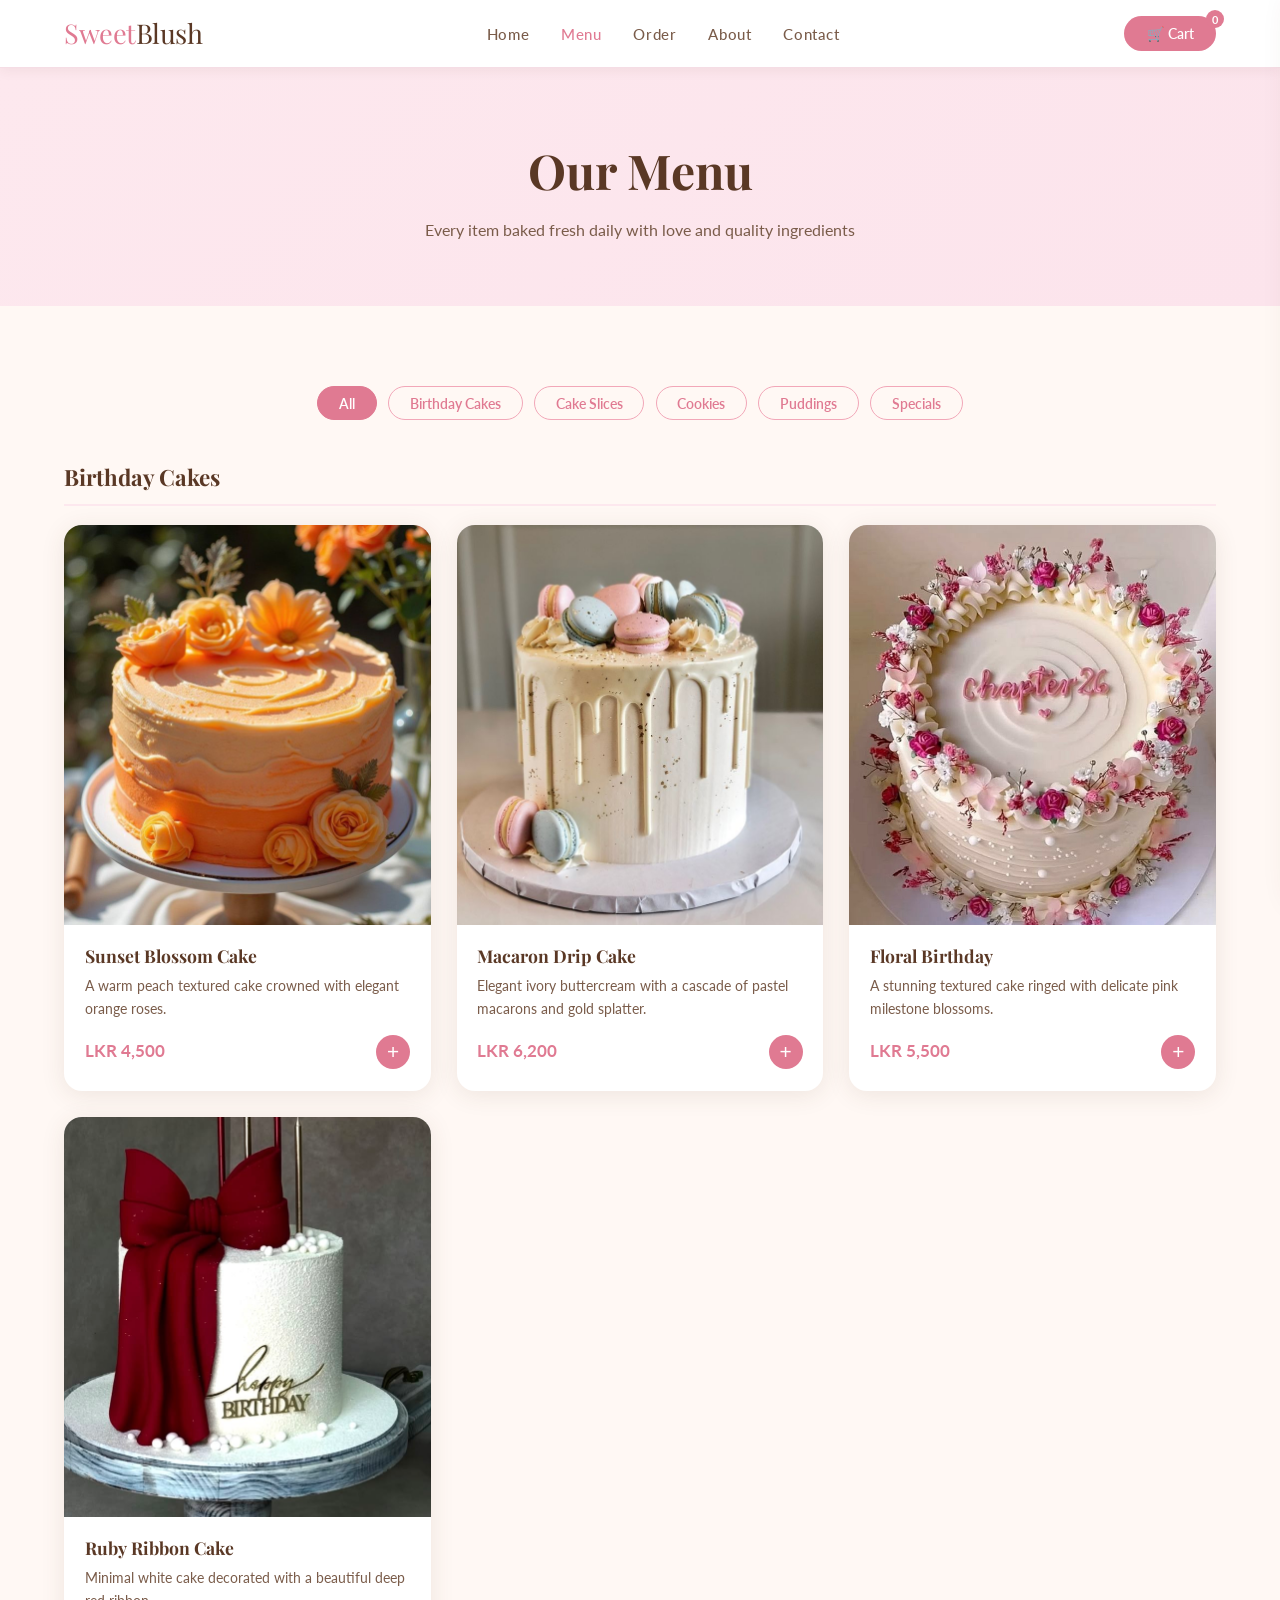
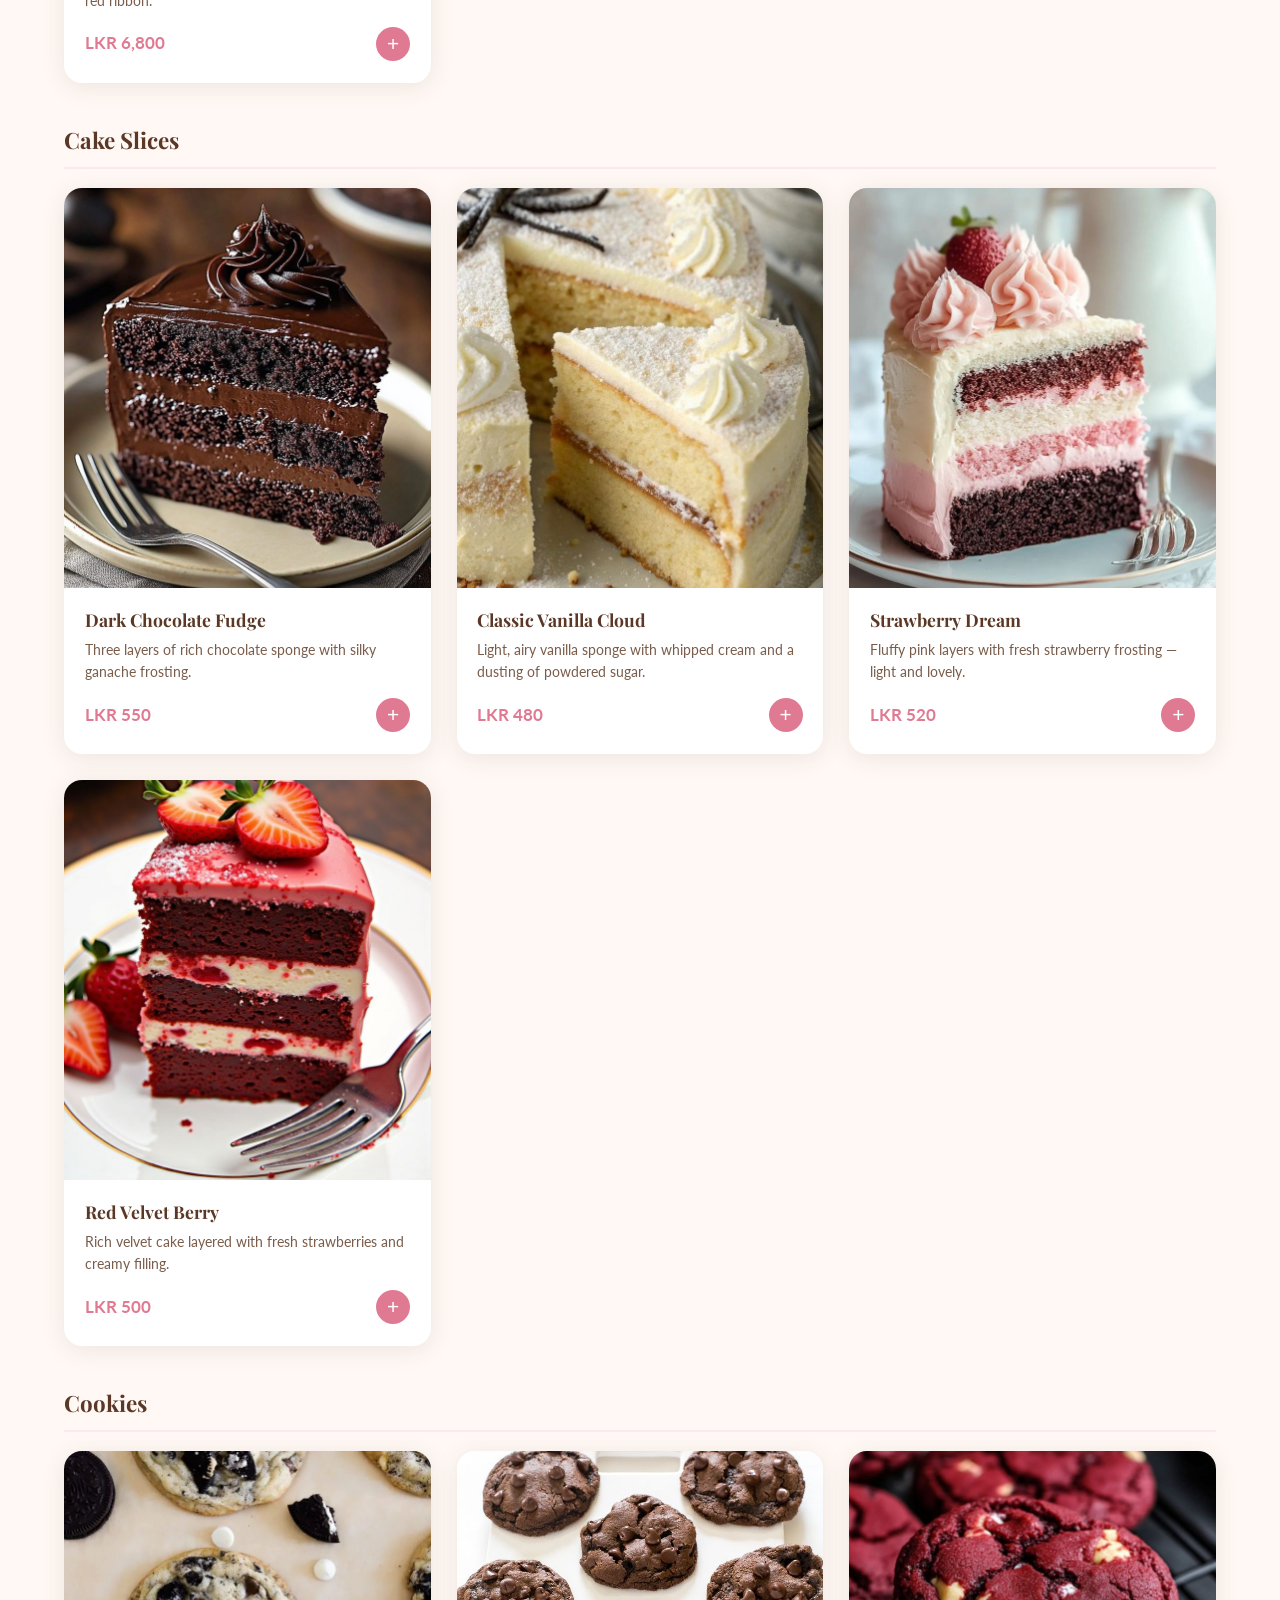
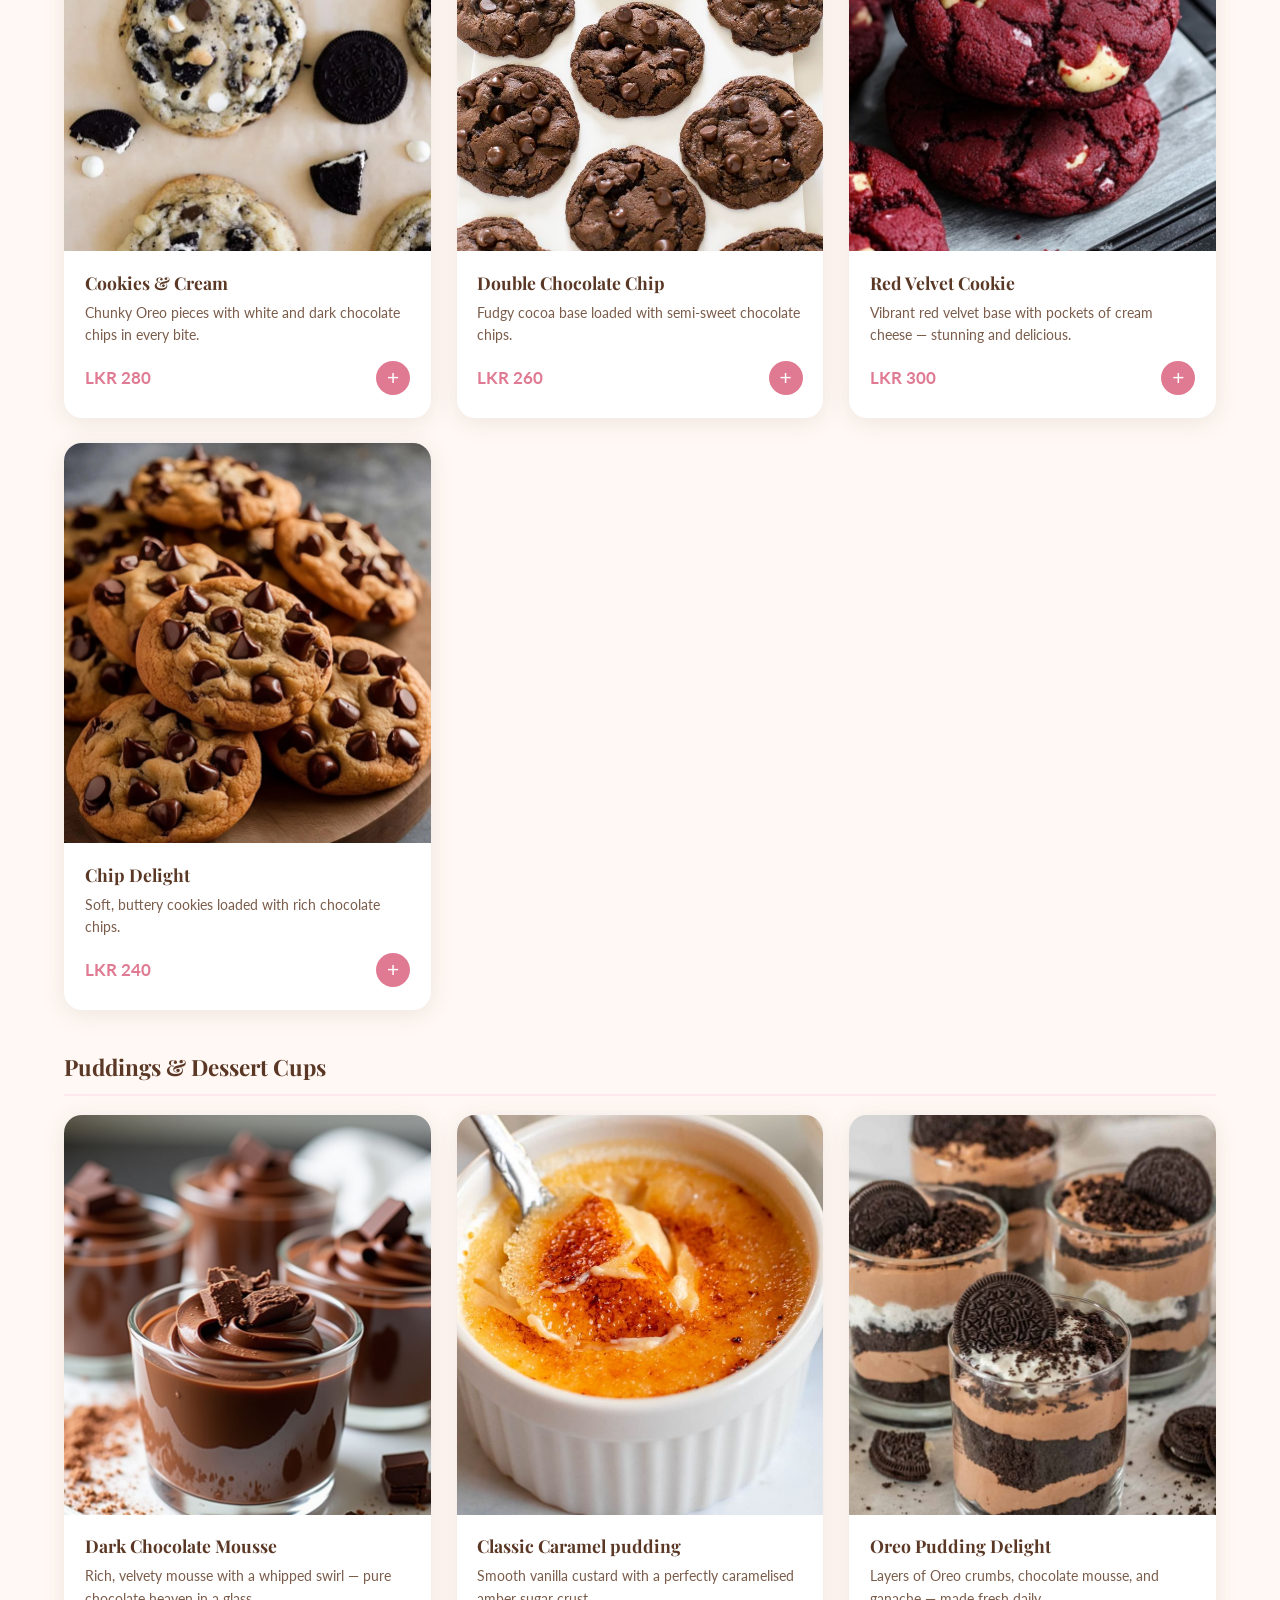
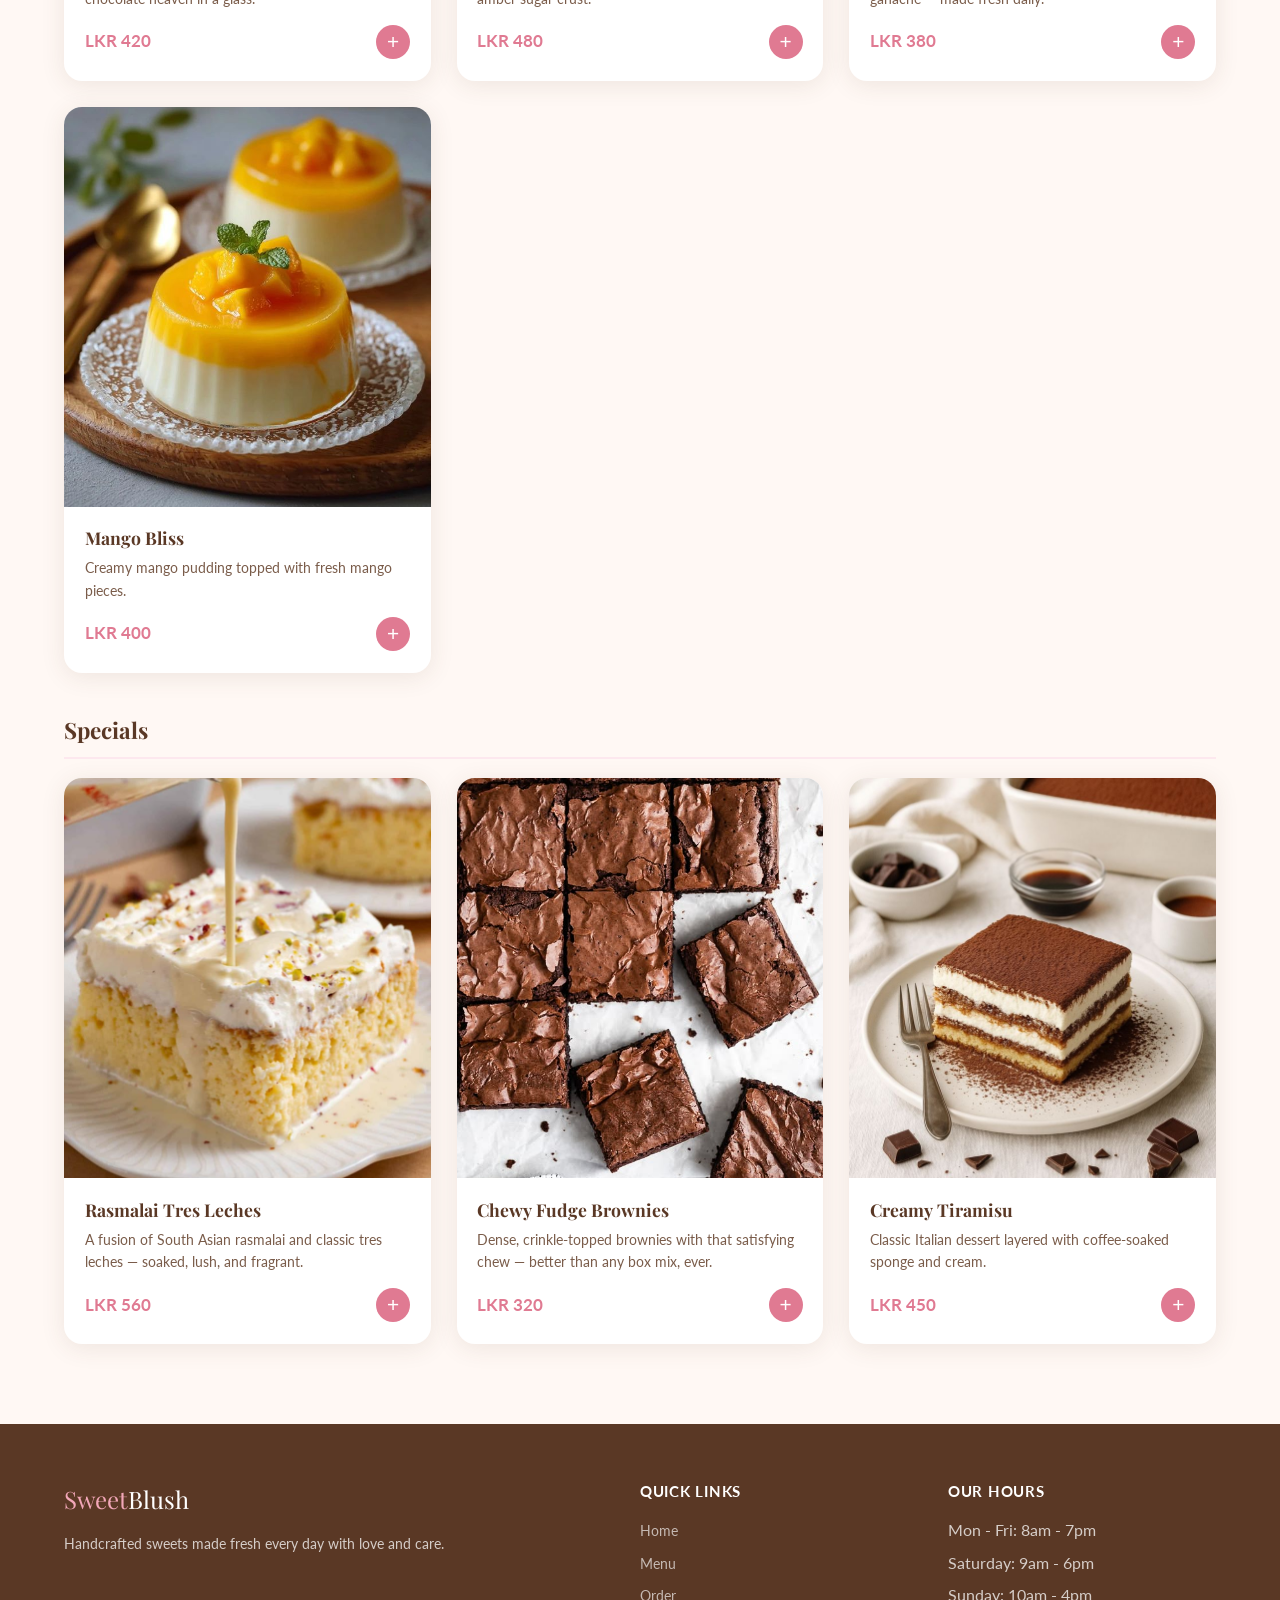
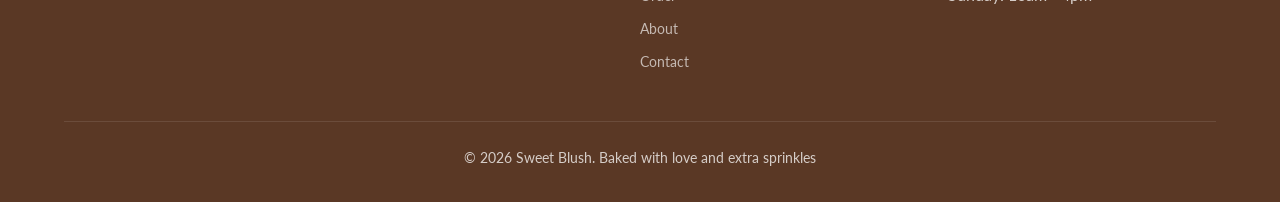
<file: pages/products.html>
<!DOCTYPE html>
<html lang="en">
<head>
  <meta charset="UTF-8">
  <meta name="viewport" content="width=device-width, initial-scale=1.0">
  <title>Menu - Sweet Blush</title>
  <link rel="preconnect" href="https://fonts.googleapis.com">
  <link href="https://fonts.googleapis.com/css2?family=Playfair+Display:ital,wght@0,400;0,700;1,400&family=Lato:wght@300;400;600;700&display=swap" rel="stylesheet">
  <link rel="stylesheet" href="../css/style.css">
  <style>
    .filter-bar { display:flex; gap:0.7rem; flex-wrap:wrap; justify-content:center; margin-bottom:2.5rem; }
    .filter-btn { padding:0.45rem 1.3rem; border-radius:50px; border:1.5px solid var(--pink); background:transparent; color:var(--pink-dark); font-size:0.88rem; font-weight:600; cursor:pointer; transition:all 0.2s; font-family:var(--font-body); }
    .filter-btn.active, .filter-btn:hover { background:var(--pink-dark); color:white; border-color:var(--pink-dark); }
    .category-title { font-family:var(--font-display); font-size:1.4rem; color:var(--brown); margin:2.5rem 0 1.2rem; padding-bottom:0.5rem; border-bottom:2px solid var(--pink-light); }
    .hidden { display:none !important; }
  </style>
</head>
<body>

<nav>
  <a href="../index.html" class="nav-brand">Sweet<span>Blush</span></a>
  <ul class="nav-links" id="navLinks">
    <li><a href="../index.html">Home</a></li>
    <li><a href="products.html" class="active">Menu</a></li>
    <li><a href="order.html">Order</a></li>
    <li><a href="about.html">About</a></li>
    <li><a href="contact.html">Contact</a></li>
  </ul>
  <div class="nav-actions">
    <button class="btn btn-pink cart-btn" id="openCart">
      🛒 Cart <span class="cart-count" id="cartCount">0</span>
    </button>
  </div>
  <button class="hamburger" id="hamburger"><span></span><span></span><span></span></button>
</nav>

<div class="page-hero">
  <h1>Our Menu</h1>
  <p>Every item baked fresh daily with love and quality ingredients</p>
</div>

<section>
  <div class="filter-bar">
    <button class="filter-btn active" data-filter="all">All</button>
    <button class="filter-btn" data-filter="birthday">Birthday Cakes</button>
    <button class="filter-btn" data-filter="slices">Cake Slices</button>
    <button class="filter-btn" data-filter="cookies">Cookies</button>
    <button class="filter-btn" data-filter="puddings">Puddings</button>
    <button class="filter-btn" data-filter="specials">Specials</button>
  </div>

  <div id="menuContainer">
    <!-- Birthday Cakes -->
    <h3 class="category-title" data-category="birthday"> Birthday Cakes</h3>
    <div class="cards-grid" data-category="birthday">
      <div class="card">
        <img class="card-img" src="../images/cake4.jpg" alt="Sunset Blossom Cake">
        <div class="card-body"><h3>Sunset Blossom Cake</h3><p>A warm peach textured cake crowned with elegant orange roses.</p><div class="card-footer"><span class="price">LKR 4,500</span><button class="add-btn" onclick="addToCart('Sunset Blossom Cake', 4500, '../images/cake4.jpg')">+</button></div></div>
      </div>
      <div class="card">
        <img class="card-img" src="../images/cake2.jpg" alt="Macaron Drip Cake">
        <div class="card-body"><h3>Macaron Drip Cake</h3><p>Elegant ivory buttercream with a cascade of pastel macarons and gold splatter.</p><div class="card-footer"><span class="price">LKR 6,200</span><button class="add-btn" onclick="addToCart('Macaron Drip Cake', 6200, '../images/cake2.jpg')">+</button></div></div>
      </div>
      <div class="card">
        <img class="card-img" src="../images/cake3.jpg" alt="Floral Cake">
        <div class="card-body"><h3>Floral Birthday</h3><p>A stunning textured cake ringed with delicate pink milestone blossoms.</p><div class="card-footer"><span class="price">LKR 5,500</span><button class="add-btn" onclick="addToCart('Floral Birthday', 5500, '../images/cake3.jpg')">+</button></div></div>
      </div>
      <div class="card">
        <img class="card-img" src="../images/cake5.jpeg" alt="Ruby Ribbon Cake">
        <div class="card-body"><h3>Ruby Ribbon Cake</h3><p>Minimal white cake decorated with a beautiful deep red ribbon.</p><div class="card-footer"><span class="price">LKR 6,800</span><button class="add-btn" onclick="addToCart('Ruby Ribbon Cake', 6800, '../images/cake5.jpeg')">+</button></div></div>
      </div>
    </div>

    <!-- Cake Slices -->
    <h3 class="category-title" data-category="slices"> Cake Slices</h3>
    <div class="cards-grid" data-category="slices">
      <div class="card">
        <img class="card-img" src="../images/choc_cake.jpg" alt="Chocolate Cake">
        <div class="card-body"><h3>Dark Chocolate Fudge</h3><p>Three layers of rich chocolate sponge with silky ganache frosting.</p><div class="card-footer"><span class="price">LKR 550</span><button class="add-btn" onclick="addToCart('Dark Chocolate Fudge', 550, '../images/choc_cake.jpg')">+</button></div></div>
      </div>
      <div class="card">
        <img class="card-img" src="../images/cake_piece1.jpg" alt="Cake Piece">
        <div class="card-body"><h3>Classic Vanilla Cloud</h3><p>Light, airy vanilla sponge with whipped cream and a dusting of powdered sugar.</p><div class="card-footer"><span class="price">LKR 480</span><button class="add-btn" onclick="addToCart('Classic Vanilla Cloud', 480, '../images/cake_piece1.jpg')">+</button></div></div>
      </div>
      <div class="card">
        <img class="card-img" src="../images/cake_piece2.jpg" alt="Strawberry Cake">
        <div class="card-body"><h3>Strawberry Dream</h3><p>Fluffy pink layers with fresh strawberry frosting — light and lovely.</p><div class="card-footer"><span class="price">LKR 520</span><button class="add-btn" onclick="addToCart('Strawberry Dream', 520, '../images/cake_piece2.jpg')">+</button></div></div>
      </div>
      <div class="card">
        <img class="card-img" src="../images/cake_piece3.jpeg" alt="Red Velvet Cake">
        <div class="card-body"><h3>Red Velvet Berry</h3><p>Rich velvet cake layered with fresh strawberries and creamy filling.</p><div class="card-footer"><span class="price">LKR 500</span><button class="add-btn" onclick="addToCart('Red Velvet Berry', 500, '../images/cake_piece3.jpeg')">+</button></div></div>
      </div>
    </div>

    <!-- Cookies -->
    <h3 class="category-title" data-category="cookies"> Cookies</h3>
    <div class="cards-grid" data-category="cookies">
      <div class="card">
        <img class="card-img" src="../images/cookie1.jpg" alt="C&C Cookie">
        <div class="card-body"><h3>Cookies & Cream</h3><p>Chunky Oreo pieces with white and dark chocolate chips in every bite.</p><div class="card-footer"><span class="price">LKR 280</span><button class="add-btn" onclick="addToCart('Cookies & Cream Cookie', 280, '../images/cookie1.jpg')">+</button></div></div>
      </div>
      <div class="card">
        <img class="card-img" src="../images/cookie2.jpg" alt="Choc Cookie">
        <div class="card-body"><h3>Double Chocolate Chip</h3><p>Fudgy cocoa base loaded with semi-sweet chocolate chips.</p><div class="card-footer"><span class="price">LKR 260</span><button class="add-btn" onclick="addToCart('Double Chocolate Chip Cookie', 260, '../images/cookie2.jpg')">+</button></div></div>
      </div>
      <div class="card">
        <img class="card-img" src="../images/cookie3.jpg" alt="Red Velvet Cookie">
        <div class="card-body"><h3>Red Velvet Cookie</h3><p>Vibrant red velvet base with pockets of cream cheese — stunning and delicious.</p><div class="card-footer"><span class="price">LKR 300</span><button class="add-btn" onclick="addToCart('Red Velvet Cookie', 300, '../images/cookie3.jpg')">+</button></div></div>
      </div>
      <div class="card">
        <img class="card-img" src="../images/cookie4.jpeg" alt="Chocolate chip Cookie">
        <div class="card-body"><h3>Chip Delight</h3><p>Soft, buttery cookies loaded with rich chocolate chips.</p><div class="card-footer"><span class="price">LKR 240</span><button class="add-btn" onclick="addToCart('Chip Delight', 240, '../images/cookie4.jpeg')">+</button></div></div>
      </div>
    </div>

    <!-- Puddings -->
    <h3 class="category-title" data-category="puddings"> Puddings & Dessert Cups</h3>
    <div class="cards-grid" data-category="puddings">
      <div class="card">
        <img class="card-img" src="../images/pudding1.jpg" alt="Mousse">
        <div class="card-body"><h3>Dark Chocolate Mousse</h3><p>Rich, velvety mousse with a whipped swirl — pure chocolate heaven in a glass.</p><div class="card-footer"><span class="price">LKR 420</span><button class="add-btn" onclick="addToCart('Dark Chocolate Mousse', 420, '../images/pudding1.jpg')">+</button></div></div>
      </div>
      <div class="card">
        <img class="card-img" src="../images/pudding2.jpg" alt="Creme Brulee">
        <div class="card-body"><h3>Classic Caramel pudding</h3><p>Smooth vanilla custard with a perfectly caramelised amber sugar crust.</p><div class="card-footer"><span class="price">LKR 480</span><button class="add-btn" onclick="addToCart('Classic Caramel Pudding', 480, '../images/pudding2.jpg')">+</button></div></div>
      </div>
      <div class="card">
        <img class="card-img" src="../images/pudding3.jpg" alt="Oreo Pudding">
        <div class="card-body"><h3>Oreo Pudding Delight</h3><p>Layers of Oreo crumbs, chocolate mousse, and ganache — made fresh daily.</p><div class="card-footer"><span class="price">LKR 380</span><button class="add-btn" onclick="addToCart('Oreo Pudding Delight', 380, '../images/pudding3.jpg')">+</button></div></div>
      </div>
       <div class="card">
        <img class="card-img" src="../images/pudding4.jpeg" alt="Banana Pudding">
        <div class="card-body"><h3>Mango Bliss</h3><p>Creamy mango pudding topped with fresh mango pieces.</p><div class="card-footer"><span class="price">LKR 400</span><button class="add-btn" onclick="addToCart('Mango Bliss', 400, '../images/pudding4.jpeg')">+</button></div></div>
      </div>
    </div>

    <!-- Specials -->
    <h3 class="category-title" data-category="specials"> Specials</h3>
    <div class="cards-grid" style="grid-template-columns: repeat(auto-fill, minmax(320px,1fr));" data-category="specials">
      <div class="card">
        <img class="card-img" src="../images/tres_leches.jpg" alt="Tres Leches">
        <div class="card-body"><h3>Rasmalai Tres Leches</h3><p>A fusion of South Asian rasmalai and classic tres leches — soaked, lush, and fragrant.</p><div class="card-footer"><span class="price">LKR 560</span><button class="add-btn" onclick="addToCart('Rasmalai Tres Leches', 560, '../images/tres_leches.jpg')">+</button></div></div>
      </div>
      <div class="card">
        <img class="card-img" src="../images/brownies.jpg" alt="Brownies">
        <div class="card-body"><h3>Chewy Fudge Brownies</h3><p>Dense, crinkle-topped brownies with that satisfying chew — better than any box mix, ever.</p><div class="card-footer"><span class="price">LKR 320</span><button class="add-btn" onclick="addToCart('Chewy Fudge Brownie', 320, '../images/brownies.jpg')">+</button></div></div>
      </div>
      <div class="card">
        <img class="card-img" src="../images/Tiramisu.jpeg" alt="Tiramisu">
        <div class="card-body"><h3>Creamy Tiramisu</h3><p>Classic Italian dessert layered with coffee-soaked sponge and cream.</p><div class="card-footer"><span class="price">LKR 450</span><button class="add-btn" onclick="addToCart('Creamy Tiramisu', 450, '../images/Tiramisu.jpeg')">+</button></div></div>
      </div>
    </div>
  </div>
</section>



<!-- CART SIDEBAR -->
<div class="cart-sidebar" id="cartSidebar">
  <div class="cart-header"><h3>🛒 Your Cart</h3><button class="cart-close" id="cartClose">×</button></div>
  <div class="cart-items" id="cartItems"></div>
  <div class="cart-footer">
    <div class="cart-total"><span>Total</span><span id="cartTotal">LKR 0.00</span></div>
    <a href="order.html" class="btn btn-pink" style="width:100%; padding:0.75rem; text-align:center; display:block;">Proceed to Order</a>
  </div>
</div>

<footer>
  <div class="footer-grid">
    <div><div class="footer-brand">Sweet<span>Blush</span></div><p>Handcrafted sweets made fresh every day with love and care.</p></div>
    <div><h4>Quick Links</h4><ul><li><a href="../index.html">Home</a></li><li><a href="products.html">Menu</a></li><li><a href="order.html">Order</a></li><li><a href="about.html">About</a></li><li><a href="contact.html">Contact</a></li></ul></div>
    <div><h4>Our Hours</h4><ul><li>Mon - Fri: 8am - 7pm</li><li>Saturday: 9am - 6pm</li><li>Sunday: 10am - 4pm</li></ul></div>
  </div>
  <div class="footer-bottom"><p>© 2026 Sweet Blush. Baked with love and extra sprinkles</p></div>
</footer>

<div class="toast" id="toast"></div>
<script src="../js/main.js"></script>
<script>
  // Filter functionality
  document.querySelectorAll('.filter-btn').forEach(btn => {
    btn.addEventListener('click', () => {
      document.querySelectorAll('.filter-btn').forEach(b => b.classList.remove('active'));
      btn.classList.add('active');
      const filter = btn.dataset.filter;
      document.querySelectorAll('[data-category]').forEach(el => {
        if (filter === 'all' || el.dataset.category === filter) el.classList.remove('hidden');
        else el.classList.add('hidden');
      });
    });
  });
</script>
</body>
</html>
</file>
<file: css/style.css>
/* ===== RESET & BASE ===== */
*, *::before, *::after { box-sizing: border-box; margin: 0; padding: 0; }

:root {
  --pink: #f2a7b8;
  --pink-dark: #e07a92;
  --pink-light: #fde8ee;
  --cream: #fff8f4;
  --brown: #5a3825;
  --text: #2d1a0e;
  --text-light: #7a5c4a;
  --white: #ffffff;
  --shadow: 0 4px 24px rgba(90,56,37,0.10);
  --radius: 18px;
  --font-display: 'Playfair Display', Georgia, serif;
  --font-body: 'Lato', 'Helvetica Neue', Arial, sans-serif;
}

html { scroll-behavior: smooth; }
body {
  font-family: var(--font-body);
  background: var(--cream);
  color: var(--text);
  line-height: 1.6;
}

a { text-decoration: none; color: inherit; }
img { max-width: 100%; display: block; }

/* ===== NAVBAR ===== */
nav {
  position: sticky; top: 0; z-index: 100;
  background: var(--white);
  border-bottom: 1px solid #f5dde5;
  display: flex; align-items: center; justify-content: space-between;
  padding: 0 5%;
  height: 68px;
  box-shadow: 0 2px 12px rgba(90,56,37,0.07);
}

.nav-brand {
  font-family: var(--font-display);
  font-size: 1.7rem;
  color: var(--pink-dark);
  letter-spacing: -0.5px;
}
.nav-brand span { color: var(--brown); }

.nav-links {
  display: flex; gap: 2rem; list-style: none;
}
.nav-links a {
  font-size: 0.92rem;
  letter-spacing: 0.04em;
  color: var(--text-light);
  transition: color 0.2s;
  font-weight: 500;
}
.nav-links a:hover, .nav-links a.active { color: var(--pink-dark); }

.nav-actions { display: flex; gap: 0.75rem; align-items: center; }

.btn {
  display: inline-flex; align-items: center; justify-content: center;
  gap: 8px;
  padding: 0.55rem 1.4rem;
  border-radius: 50px;
  font-size: 0.88rem;
  font-weight: 600;
  cursor: pointer;
  border: none;
  transition: all 0.2s;
  font-family: var(--font-body);
}
.btn-outline {
  background: transparent;
  border: 1.5px solid var(--pink-dark);
  color: var(--pink-dark);
}
.btn-outline:hover { background: var(--pink-light); }
.btn-pink {
  background: var(--pink-dark);
  color: var(--white);
}
.btn-pink:hover { background: #c96880; transform: translateY(-1px); box-shadow: 0 4px 14px rgba(224,122,146,0.35); }
.btn-brown {
  background: var(--brown);
  color: var(--white);
}
.btn-brown:hover { background: #7a4f35; }

/* Hamburger */
.hamburger { display: none; flex-direction: column; gap: 5px; cursor: pointer; background: none; border: none; padding: 4px; }
.hamburger span { display: block; width: 24px; height: 2px; background: var(--brown); border-radius: 2px; transition: all 0.3s; }

/* ===== HERO ===== */
.hero {
  position: relative;
  min-height: 88vh;
  display: flex; align-items: center;
  overflow: hidden;
}
.hero-bg {
  position: absolute; inset: 0;
  background: url('../images/hero.jpg') center/cover no-repeat;
  filter: brightness(0.40);
}
.hero-overlay {
  position: absolute; inset: 0;
  background: linear-gradient(120deg, rgba(90,56,37,0.55) 0%, rgba(242,167,184,0.25) 100%);
}
.hero-content {
  position: relative; z-index: 2;
  padding: 0 8%;
  max-width: 620px;
}
.hero-tag {
  display: inline-block;
  background: var(--pink);
  color: var(--white);
  font-size: 0.78rem;
  letter-spacing: 0.15em;
  text-transform: uppercase;
  padding: 0.3rem 1rem;
  border-radius: 50px;
  margin-bottom: 1.2rem;
  font-weight: 600;
}
.hero-content h1 {
  font-family: var(--font-display);
  font-size: clamp(2.4rem, 5vw, 3.8rem);
  color: var(--white);
  line-height: 1.15;
  margin-bottom: 1.1rem;
}
.hero-content h1 em {
  color: var(--pink);
  font-style: italic;
}
.hero-content p {
  color: rgba(255,255,255,0.88);
  font-size: 1.05rem;
  margin-bottom: 2rem;
  max-width: 480px;
}
.hero-btns { display: flex; gap: 1rem; flex-wrap: wrap; }

/* ===== SECTION STYLES ===== */
section { padding: 5rem 5%; }

.section-header { text-align: center; margin-bottom: 3rem; }
.section-header h2 {
  font-family: var(--font-display);
  font-size: clamp(1.8rem, 3vw, 2.4rem);
  color: var(--brown);
  margin-bottom: 0.5rem;
}
.section-header p { color: var(--text-light); font-size: 0.98rem; max-width: 500px; margin: 0 auto; }
.pink-line {
  width: 50px; height: 3px;
  background: var(--pink-dark);
  border-radius: 2px;
  margin: 0.7rem auto 0;
}

/* ===== CARDS GRID ===== */
.cards-grid {
  display: grid;
  grid-template-columns: repeat(auto-fill, minmax(270px, 1fr));
  gap: 1.6rem;
}

.card {
  background: var(--white);
  border-radius: var(--radius);
  overflow: hidden;
  box-shadow: var(--shadow);
  transition: transform 0.25s, box-shadow 0.25s;
}
.card:hover { transform: translateY(-6px); box-shadow: 0 12px 36px rgba(90,56,37,0.14); }

.card-img {
  width: 100%; height: 400px;
  object-fit: cover;
  overflow: hidden;
  
}
.card-body { padding: 1.1rem 1.3rem 1.4rem; }
.card-body h3 {
  font-family: var(--font-display);
  font-size: 1.1rem;
  color: var(--brown);
  margin-bottom: 0.3rem;
}
.card-body p { font-size: 0.88rem; color: var(--text-light); margin-bottom: 0.9rem; }
.card-footer { display: flex; align-items: center; justify-content: space-between; }
.price { font-weight: 700; color: var(--pink-dark); font-size: 1.05rem; }
.add-btn {
  width: 34px; height: 34px;
  border-radius: 50%;
  background: var(--pink-dark);
  color: white;
  border: none;
  font-size: 1.3rem;
  cursor: pointer;
  display: flex; align-items: center; justify-content: center;
  transition: background 0.2s;
}
.add-btn:hover { background: var(--brown); }

/* ===== ALTERNATING BG ===== */
.bg-pink-light { background: var(--pink-light); }
.bg-white { background: var(--white); }

/* ===== CART BADGE ===== */
.cart-btn { position: relative; }
.cart-count {
  position: absolute; top: -6px; right: -8px;
  background: var(--pink-dark);
  color: white;
  font-size: 0.7rem;
  font-weight: 700;
  width: 18px; height: 18px;
  border-radius: 50%;
  display: flex; align-items: center; justify-content: center;
}

/* ===== MODAL ===== */
.modal-overlay {
  display: none;
  position: fixed; inset: 0;
  background: rgba(45,26,14,0.45);
  z-index: 500;
  align-items: center;
  justify-content: center;
  padding: 1rem;
}
.modal-overlay.open { display: flex; }
.modal {
  background: var(--white);
  border-radius: var(--radius);
  padding: 2.4rem;
  width: 100%; max-width: 420px;
  position: relative;
  box-shadow: 0 20px 60px rgba(90,56,37,0.2);
  animation: slideUp 0.3s ease;
}
@keyframes slideUp { from { transform: translateY(30px); opacity: 0; } to { transform: translateY(0); opacity: 1; } }

.modal-close {
  position: absolute; top: 1rem; right: 1rem;
  background: none; border: none; font-size: 1.4rem;
  color: var(--text-light); cursor: pointer;
}
.modal h2 {
  font-family: var(--font-display);
  color: var(--brown); margin-bottom: 0.4rem;
}
.modal p { color: var(--text-light); font-size: 0.9rem; margin-bottom: 1.6rem; }

.form-group { margin-bottom: 1.1rem; }
.form-group label {
  display: block; font-size: 0.85rem;
  font-weight: 600; color: var(--text);
  margin-bottom: 0.35rem;
}
.form-group input, .form-group select, .form-group textarea {
  width: 100%; padding: 0.65rem 1rem;
  border: 1.5px solid #f0dde5;
  border-radius: 10px;
  font-size: 0.92rem;
  font-family: var(--font-body);
  color: var(--text);
  background: var(--cream);
  transition: border-color 0.2s;
  outline: none;
}
.form-group input:focus, .form-group select:focus, .form-group textarea:focus {
  border-color: var(--pink-dark);
}
.form-row { display: grid; grid-template-columns: 1fr 1fr; gap: 0.8rem; }
.tab-btns { display: flex; gap: 0.5rem; margin-bottom: 1.6rem; }
.tab-btn {
  flex: 1; padding: 0.55rem;
  border-radius: 10px;
  border: 1.5px solid #f0dde5;
  background: transparent;
  color: var(--text-light);
  font-size: 0.88rem; font-weight: 600;
  cursor: pointer; transition: all 0.2s;
  font-family: var(--font-body);
}
.tab-btn.active { background: var(--pink-dark); color: white; border-color: var(--pink-dark); }
.tab-panel { display: none; }
.tab-panel.active { display: block; }

/* ===== CART SIDEBAR ===== */
.cart-sidebar {
  position: fixed; top: 0; right: -380px;
  width: 360px; height: 100vh;
  background: var(--white);
  z-index: 400;
  box-shadow: -6px 0 30px rgba(90,56,37,0.12);
  transition: right 0.35s cubic-bezier(0.4,0,0.2,1);
  display: flex; flex-direction: column;
}
.cart-sidebar.open { right: 0; }
.cart-header {
  padding: 1.4rem 1.6rem;
  border-bottom: 1px solid #f5dde5;
  display: flex; align-items: center; justify-content: space-between;
}
.cart-header h3 { font-family: var(--font-display); color: var(--brown); }
.cart-close { background: none; border: none; font-size: 1.4rem; cursor: pointer; color: var(--text-light); }
.cart-items { flex: 1; overflow-y: auto; padding: 1rem 1.6rem; }
.cart-item {
  display: flex; gap: 1rem; align-items: center;
  padding: 0.8rem 0; border-bottom: 1px solid #f9edf1;
}
.cart-item-img { width: 60px; height: 60px; border-radius: 10px; object-fit: cover; }
.cart-item-info { flex: 1; }
.cart-item-info h4 { font-size: 0.92rem; color: var(--brown); margin-bottom: 0.2rem; }
.cart-item-info span { font-size: 0.85rem; color: var(--pink-dark); font-weight: 600; }
.cart-item-remove { background: none; border: none; color: var(--text-light); cursor: pointer; font-size: 1.1rem; }
.cart-footer { padding: 1.4rem 1.6rem; border-top: 1px solid #f5dde5; }
.cart-total { display: flex; justify-content: space-between; margin-bottom: 1rem; font-weight: 700; font-size: 1rem; color: var(--brown); }
.cart-empty { text-align: center; color: var(--text-light); padding: 3rem 0; font-size: 0.95rem; }

/* ===== TOAST ===== */
.toast {
  position: fixed; bottom: 2rem; left: 50%; transform: translateX(-50%) translateY(20px);
  background: var(--brown);
  color: white;
  padding: 0.75rem 1.8rem;
  border-radius: 50px;
  font-size: 0.9rem;
  font-weight: 500;
  opacity: 0;
  transition: all 0.3s;
  z-index: 600;
  white-space: nowrap;
}
.toast.show { opacity: 1; transform: translateX(-50%) translateY(0); }

/* ===== FOOTER ===== */
footer {
  background: var(--brown);
  color: rgba(255,255,255,0.75);
  padding: 3.5rem 5% 2rem;
}
.footer-grid {
  display: grid;
  grid-template-columns: 2fr 1fr 1fr;
  gap: 2.5rem;
  margin-bottom: 2.5rem;
}
.footer-brand {
  font-family: var(--font-display);
  font-size: 1.5rem;
  color: var(--pink);
  margin-bottom: 0.8rem;
}
.footer-brand span { color: white; }
footer p { font-size: 0.88rem; line-height: 1.7; }
footer h4 { color: white; margin-bottom: 0.8rem; font-size: 0.92rem; letter-spacing: 0.05em; text-transform: uppercase; }
footer ul { list-style: none; }
footer ul li { margin-bottom: 0.45rem; }
footer ul a { font-size: 0.88rem; color: rgba(255,255,255,0.65); transition: color 0.2s; }
footer ul a:hover { color: var(--pink); }
.footer-bottom {
  border-top: 1px solid rgba(255,255,255,0.1);
  padding-top: 1.5rem;
  text-align: center;
  font-size: 0.82rem;
}

/* ===== PAGE HERO (inner pages) ===== */
.page-hero {
  background: linear-gradient(135deg, var(--pink-light) 0%, #fce4ec 100%);
  padding: 4rem 5%;
  text-align: center;
}
.page-hero h1 {
  font-family: var(--font-display);
  font-size: clamp(2rem, 4vw, 3rem);
  color: var(--brown);
  margin-bottom: 0.5rem;
}
.page-hero p { color: var(--text-light); font-size: 1rem; }

/* ===== ABOUT PAGE ===== */
.about-grid {
  display: grid;
  grid-template-columns: 1fr 1fr;
  gap: 3rem;
  align-items: center;
  max-width: 1100px; margin: 0 auto;
}
.about-img { border-radius: var(--radius); overflow: hidden; }
.about-img img { width: 100%; height: 420px; object-fit: cover; }
.about-text h2 { font-family: var(--font-display); font-size: 1.9rem; color: var(--brown); margin-bottom: 1rem; }
.about-text p { color: var(--text-light); margin-bottom: 1rem; font-size: 0.96rem; }

.values-grid { display: grid; grid-template-columns: repeat(3, 1fr); gap: 1.5rem; max-width: 1000px; margin: 0 auto; }
.value-card { background: var(--white); border-radius: var(--radius); padding: 2rem 1.5rem; text-align: center; box-shadow: var(--shadow); }
.value-icon { font-size: 2rem; margin-bottom: 0.8rem; }
.value-card h3 { font-family: var(--font-display); color: var(--brown); margin-bottom: 0.5rem; }
.value-card p { color: var(--text-light); font-size: 0.88rem; }

/* ===== CONTACT PAGE ===== */
.contact-grid { display: grid; grid-template-columns: 1fr 1.4fr; gap: 3rem; max-width: 1000px; margin: 0 auto; }
.contact-info h2 { font-family: var(--font-display); color: var(--brown); margin-bottom: 1rem; }
.contact-info p { color: var(--text-light); font-size: 0.95rem; margin-bottom: 1.8rem; }
.contact-detail { display: flex; gap: 1rem; align-items: flex-start; margin-bottom: 1.2rem; }
.contact-icon { font-size: 1.3rem; margin-top: 2px; }
.contact-detail strong { display: block; color: var(--brown); font-size: 0.9rem; margin-bottom: 0.2rem; }
.contact-detail span { color: var(--text-light); font-size: 0.88rem; }
.contact-form { background: var(--white); border-radius: var(--radius); padding: 2.2rem; box-shadow: var(--shadow); }
.contact-form h3 { font-family: var(--font-display); color: var(--brown); margin-bottom: 1.5rem; }

/* ===== ORDER PAGE ===== */
.order-layout { display: grid; grid-template-columns: 1.8fr 1fr; gap: 2.5rem; max-width: 1200px; margin: 0 auto; }
.order-summary-box { background: var(--white); border-radius: var(--radius); padding: 1.8rem; box-shadow: var(--shadow); position: sticky; top: 90px; }
.order-summary-box h3 { font-family: var(--font-display); color: var(--brown); margin-bottom: 1.2rem; padding-bottom: 0.8rem; border-bottom: 1px solid #f5dde5; }

/* ===== RESPONSIVE ===== */
@media (max-width: 900px) {
  .footer-grid { grid-template-columns: 1fr 1fr; }
  .about-grid { grid-template-columns: 1fr; }
  .contact-grid { grid-template-columns: 1fr; }
  .values-grid { grid-template-columns: 1fr 1fr; }
  .order-layout { grid-template-columns: 1fr; }
}

@media (max-width: 680px) {
  .nav-links { display: none; position: absolute; top: 68px; left: 0; right: 0; background: var(--white); flex-direction: column; padding: 1.2rem 5%; gap: 1rem; box-shadow: 0 8px 20px rgba(90,56,37,0.08); }
  .nav-links.open { display: flex; }
  .hamburger { display: flex; }
  .nav-actions .btn-outline { display: none; }
  .hero-content { padding: 0 6%; }
  .footer-grid { grid-template-columns: 1fr; }
  .values-grid { grid-template-columns: 1fr; }
  .cart-sidebar { width: 100%; right: -100%; }
}
</file>
